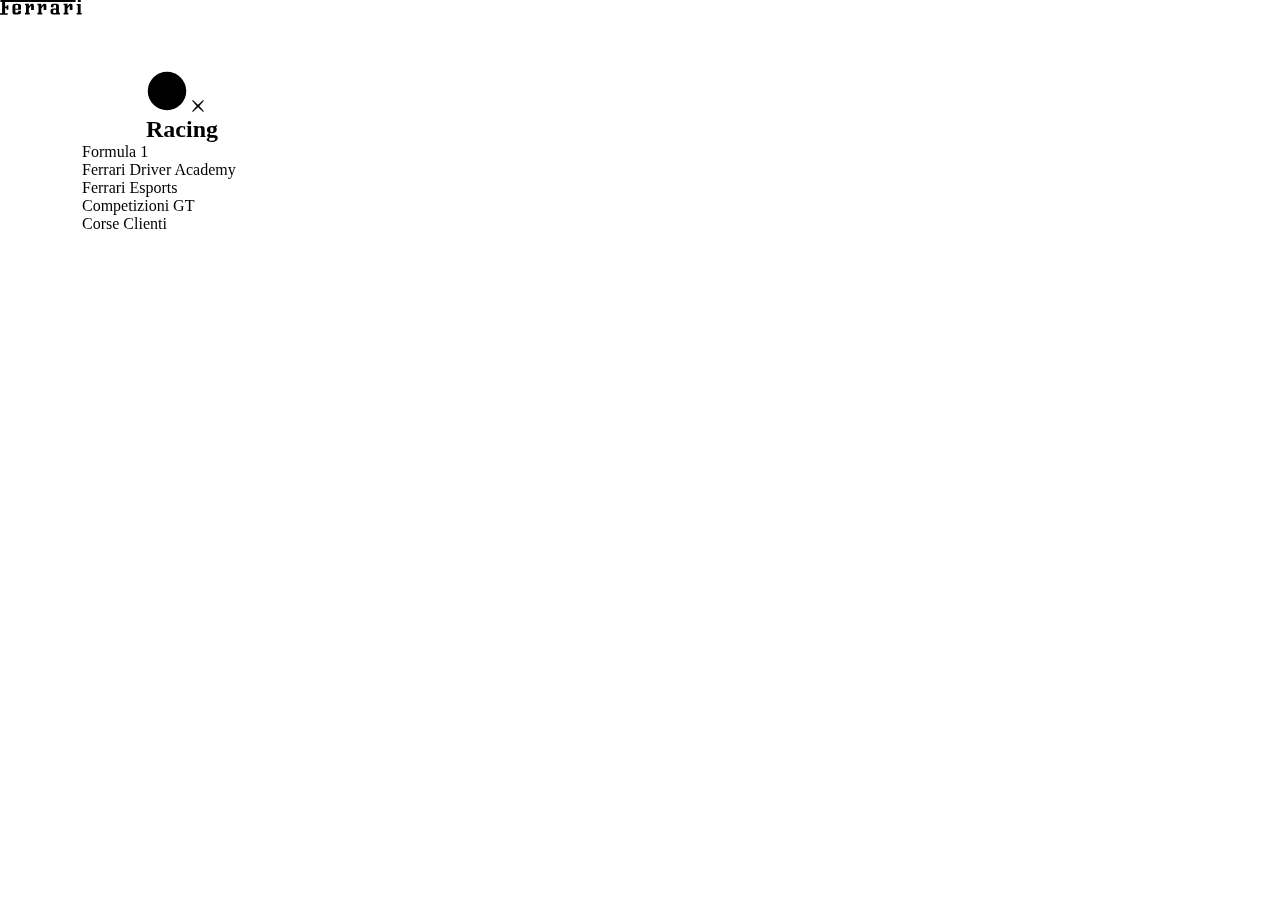
<file: racing.html>
<!DOCTYPE html>
<html lang="en">
  <head>
    <meta charset="UTF-8" />
    <meta name="viewport" content="width=device-width, initial-scale=1.0" />
    <title>Ferrari | Racing</title>
    <link rel="stylesheet" href="styles.css" />
  </head>

  <header>
    <div id="header_title">
      <svg
        xmlns="http://www.w3.org/2000/svg"
        viewBox="0 0 138 25"
        style="height: 15px; width: 82px"
      >
        <path
          d="M99.1 19.7v-10c0-3.1-1.7-3.7-6.5-3.7-5.2 0-7 .7-7 4.3v1.6H90v-1.3c0-1.8.1-2.1 2.4-2.1 1.9 0 2 .2 2 2.1v3.6h-4.6c-3.6 0-4.7 1.7-4.7 3.7h4.5v-.1c0-.9.6-1.7 1.5-1.7h3.4v4c0 1.4-.7 1.7-1.7 1.7H91c-1.1 0-1.5-.7-1.5-1.7v-2.2H85v2.5c0 2.1 1.6 3.8 4.1 3.8h11.8v-2.7h-1.8v-1.8zm36.6 1.9V6.4H129v2.5h1.9v12.7H129v2.6h8.5v-2.6h-1.8zM118.8 6c-2.5 0-4.1 3.1-5.2 4.4V6.3H107v2.5h1.8v12.7H107v2.7h8.2v-2.7h-1.7v-6.8c0-.6 3.9-5.5 3.9-5v6.8h4.6V8.9c0-1.8-1.1-2.9-3.2-2.9m-88.3 8.6h-4.7V9.8c0-.9.3-1.4 1.4-1.4h2c.8 0 1.3.4 1.3 1v5.2zm-2-8.6h-.7C22.4 6 21 7.2 21 10.3v10c0 3.4 2 4 6.9 4.1h.5c5.3-.1 6.9-.5 6.9-3.7v-2.6h-4.6v1.3c0 1.8-.3 1.9-2.5 1.9-2.6 0-2.5-.2-2.4-1.9v-3.1h9.6V9.6c0-2.5-1.9-3.6-6.9-3.6zM131 3.2h4.9V0H131v3.2zM.7 3.2h2.8v18.9H0v2.6h13v-2.6H8.6v-8.4h2.5v2.4h3V8.6h-3v2.2H8.6V3.2h118.6V0H.7v3.2zM53.8 6c-2.5 0-4.1 3.1-5.2 4.4V6.3H42v2.5h1.8v12.7H42v2.7h8.2v-2.7h-1.7v-6.8c0-.6 3.9-5.5 3.9-5v6.8H57V8.9C57 7.1 55.9 6 53.8 6m21 0c-2.5 0-4.1 3.1-5.2 4.4V6.3H63v2.5h1.8v12.7H63v2.7h8.2v-2.7h-1.7v-6.8c0-.6 3.9-5.5 3.9-5v6.8H78V8.9C78 7.1 76.9 6 74.8 6"
        ></path>
      </svg>
    </div>
  </header>
  <body>
    <section class="menu_wrap">
      <div class="menu_floating">
        <div class="menu_close_button_wrap">
          <span class="menu_close_button">
            <span>
              <svg viewBox="0 0 24 24" style="height: 42px; width: 42px">
                <circle cx="12" cy="12" r="11" stroke="1"></circle>
              </svg>
            </span>
            <svg
              viewBox="0 0 12 12"
              class="icon"
              style="height: 12px; width: 12px"
            >
              <path
                d="M4.674 6L.344 1.05A.5.5 0 0 1 1.05.343L6 4.674l4.95-4.33a.5.5 0 0 1 .707.706L7.326 6l4.33 4.95a.5.5 0 0 1-.706.707L6 7.326l-4.95 4.33a.5.5 0 0 1-.707-.706L4.674 6z"
              ></path>
            </svg>
          </span>
        </div>
        <div class="racing_menu_title">
          <h2>Racing</h2>
        </div>
      </div>
      <div class="menu_list">
        <ul class="racing_menu_list">
          <a><li>Formula 1</li></a>
          <a><li>Ferrari Driver Academy</li></a>
          <a><li>Ferrari Esports</li></a>
          <a><li>Competizioni GT</li></a>
          <a><li>Corse Clienti</li></a>
        </ul>
      </div>
    </section>
    <section></section>
  </body>
</html>
</file>
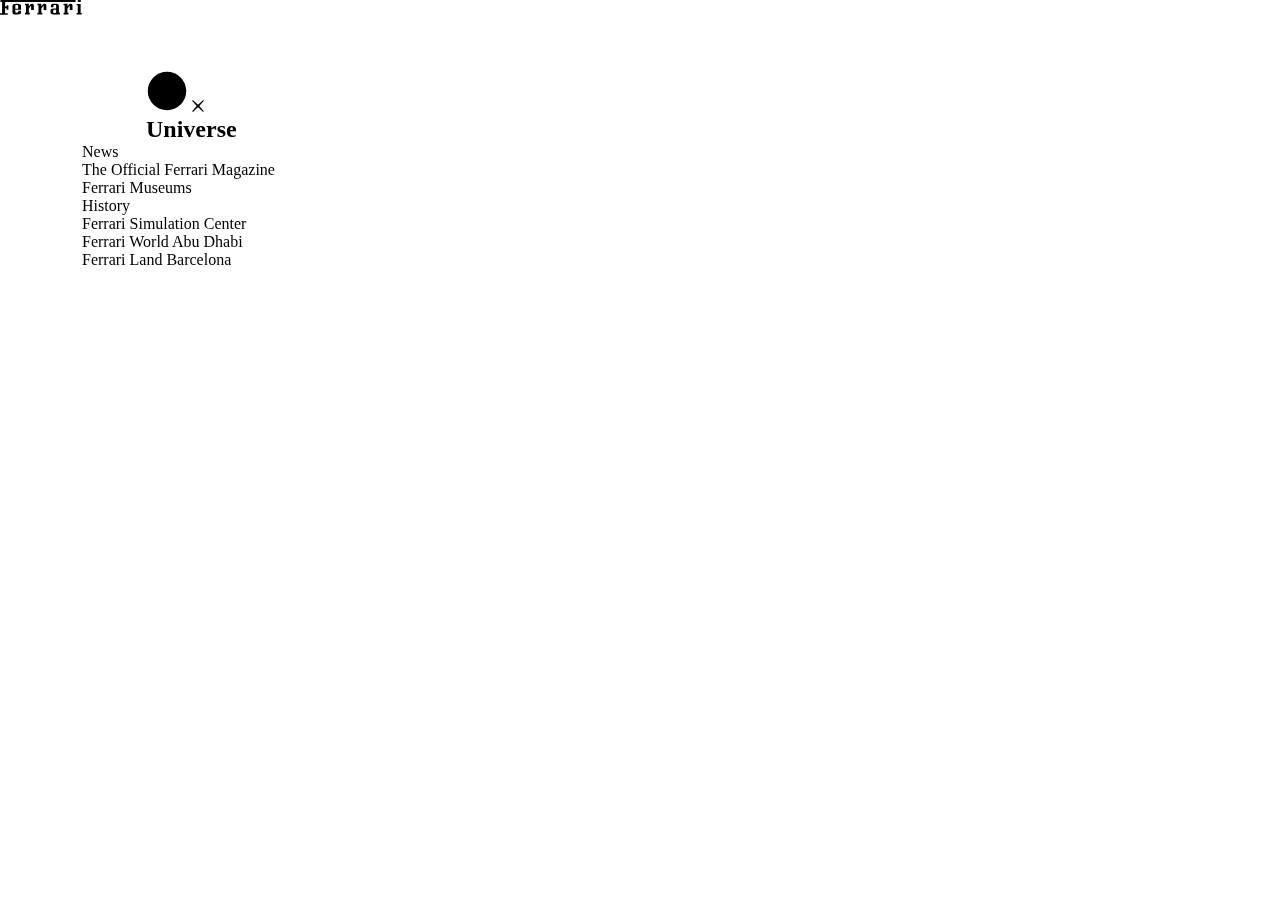
<file: universe.html>
<!DOCTYPE html>
<html lang="en">
  <head>
    <meta charset="UTF-8" />
    <meta name="viewport" content="width=device-width, initial-scale=1.0" />
    <title>Ferrari | Universe</title>
    <link rel="stylesheet" href="styles.css" />
  </head>

  <header>
    <div id="header_title">
      <svg
        xmlns="http://www.w3.org/2000/svg"
        viewBox="0 0 138 25"
        style="height: 15px; width: 82px"
      >
        <path
          d="M99.1 19.7v-10c0-3.1-1.7-3.7-6.5-3.7-5.2 0-7 .7-7 4.3v1.6H90v-1.3c0-1.8.1-2.1 2.4-2.1 1.9 0 2 .2 2 2.1v3.6h-4.6c-3.6 0-4.7 1.7-4.7 3.7h4.5v-.1c0-.9.6-1.7 1.5-1.7h3.4v4c0 1.4-.7 1.7-1.7 1.7H91c-1.1 0-1.5-.7-1.5-1.7v-2.2H85v2.5c0 2.1 1.6 3.8 4.1 3.8h11.8v-2.7h-1.8v-1.8zm36.6 1.9V6.4H129v2.5h1.9v12.7H129v2.6h8.5v-2.6h-1.8zM118.8 6c-2.5 0-4.1 3.1-5.2 4.4V6.3H107v2.5h1.8v12.7H107v2.7h8.2v-2.7h-1.7v-6.8c0-.6 3.9-5.5 3.9-5v6.8h4.6V8.9c0-1.8-1.1-2.9-3.2-2.9m-88.3 8.6h-4.7V9.8c0-.9.3-1.4 1.4-1.4h2c.8 0 1.3.4 1.3 1v5.2zm-2-8.6h-.7C22.4 6 21 7.2 21 10.3v10c0 3.4 2 4 6.9 4.1h.5c5.3-.1 6.9-.5 6.9-3.7v-2.6h-4.6v1.3c0 1.8-.3 1.9-2.5 1.9-2.6 0-2.5-.2-2.4-1.9v-3.1h9.6V9.6c0-2.5-1.9-3.6-6.9-3.6zM131 3.2h4.9V0H131v3.2zM.7 3.2h2.8v18.9H0v2.6h13v-2.6H8.6v-8.4h2.5v2.4h3V8.6h-3v2.2H8.6V3.2h118.6V0H.7v3.2zM53.8 6c-2.5 0-4.1 3.1-5.2 4.4V6.3H42v2.5h1.8v12.7H42v2.7h8.2v-2.7h-1.7v-6.8c0-.6 3.9-5.5 3.9-5v6.8H57V8.9C57 7.1 55.9 6 53.8 6m21 0c-2.5 0-4.1 3.1-5.2 4.4V6.3H63v2.5h1.8v12.7H63v2.7h8.2v-2.7h-1.7v-6.8c0-.6 3.9-5.5 3.9-5v6.8H78V8.9C78 7.1 76.9 6 74.8 6"
        ></path>
      </svg>
    </div>
  </header>
  <body>
    <section class="menu_wrap">
      <div class="menu_floating">
        <div class="menu_close_button_wrap">
          <span class="menu_close_button">
            <span>
              <svg viewBox="0 0 24 24" style="height: 42px; width: 42px">
                <circle cx="12" cy="12" r="11" stroke="1"></circle>
              </svg>
            </span>
            <svg
              viewBox="0 0 12 12"
              class="icon"
              style="height: 12px; width: 12px"
            >
              <path
                d="M4.674 6L.344 1.05A.5.5 0 0 1 1.05.343L6 4.674l4.95-4.33a.5.5 0 0 1 .707.706L7.326 6l4.33 4.95a.5.5 0 0 1-.706.707L6 7.326l-4.95 4.33a.5.5 0 0 1-.707-.706L4.674 6z"
              ></path>
            </svg>
          </span>
        </div>
        <div class="universe_menu_title">
          <h2>Universe</h2>
        </div>
      </div>
      <div class="menu_list">
        <ul class="universe_menu_list">
          <a><li>News</li></a>
          <a><li>The Official Ferrari Magazine</li></a>
          <a><li>Ferrari Museums</li></a>
          <a><li>History</li></a>
          <a><li>Ferrari Simulation Center</li></a>
          <a><li>Ferrari World Abu Dhabi</li></a>
          <a><li>Ferrari Land Barcelona</li></a>
        </ul>
      </div>
    </section>
    <section></section>
  </body>
</html>
</file>
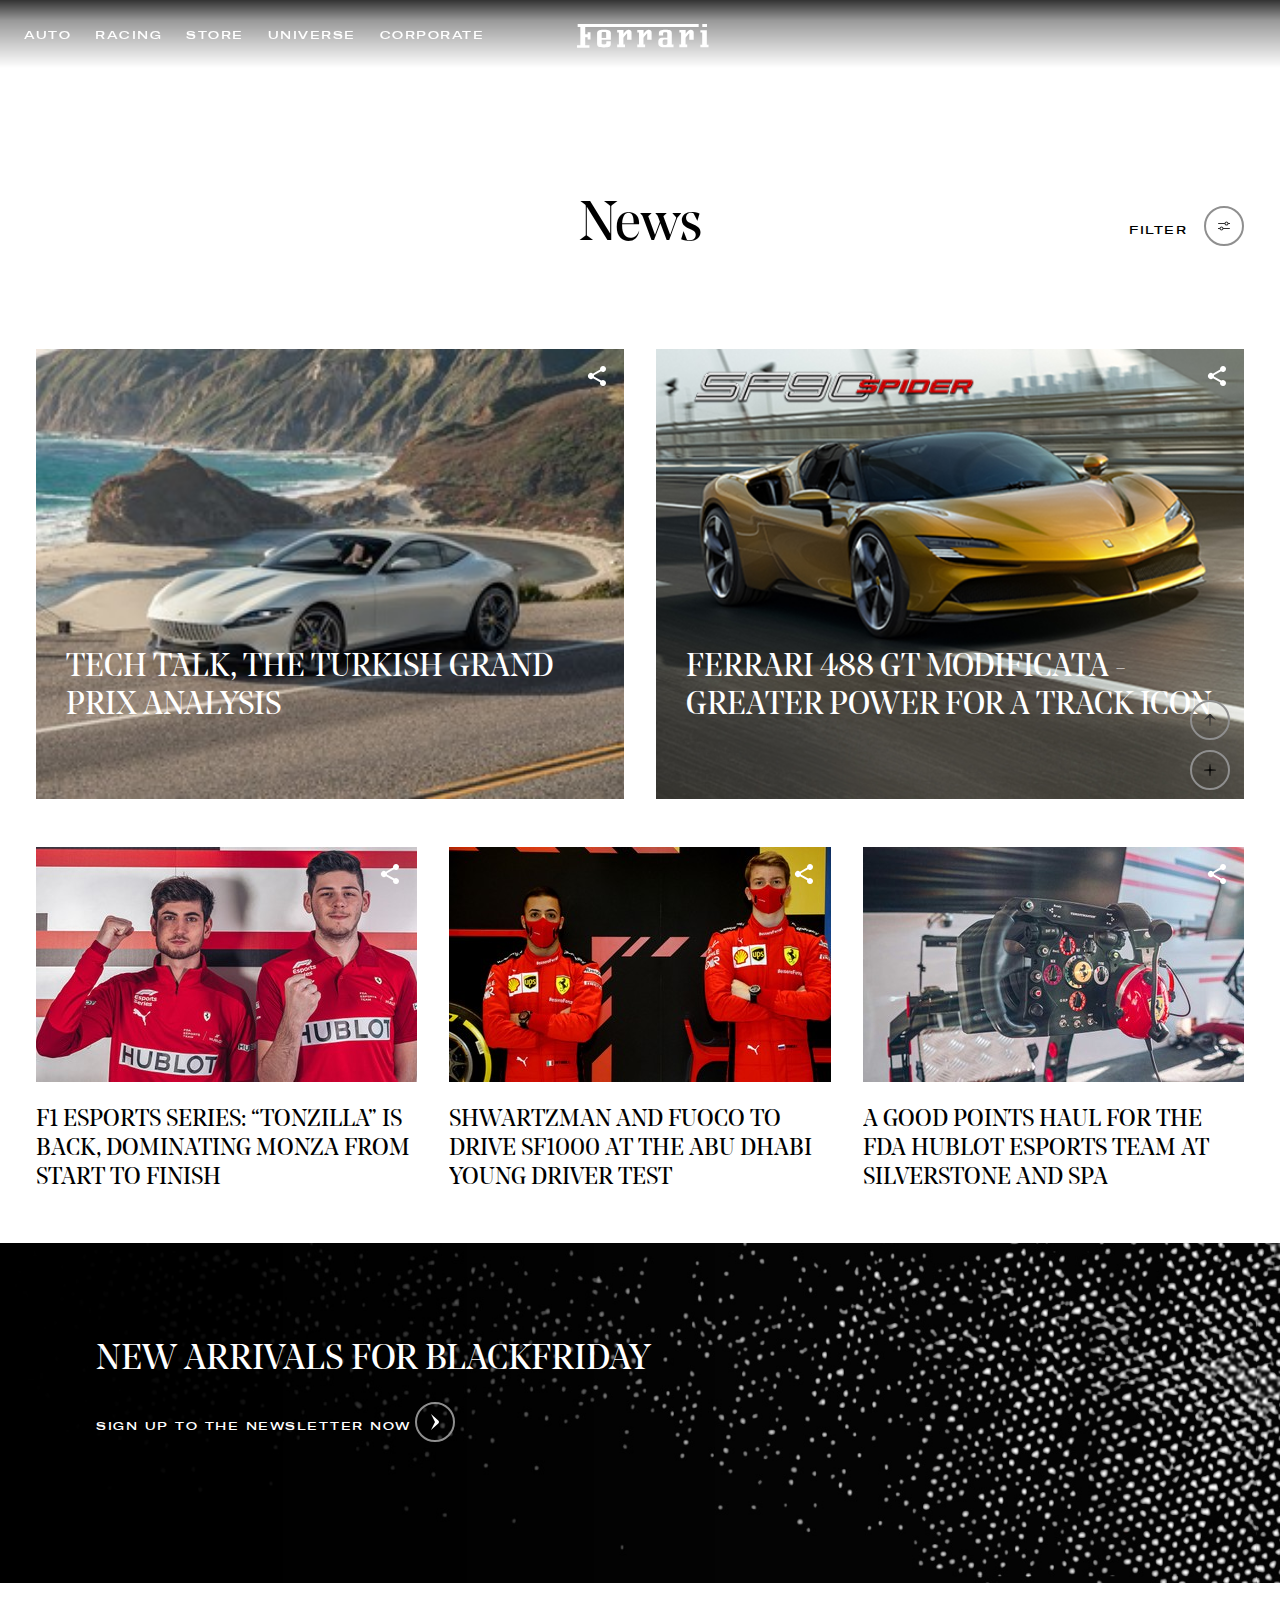
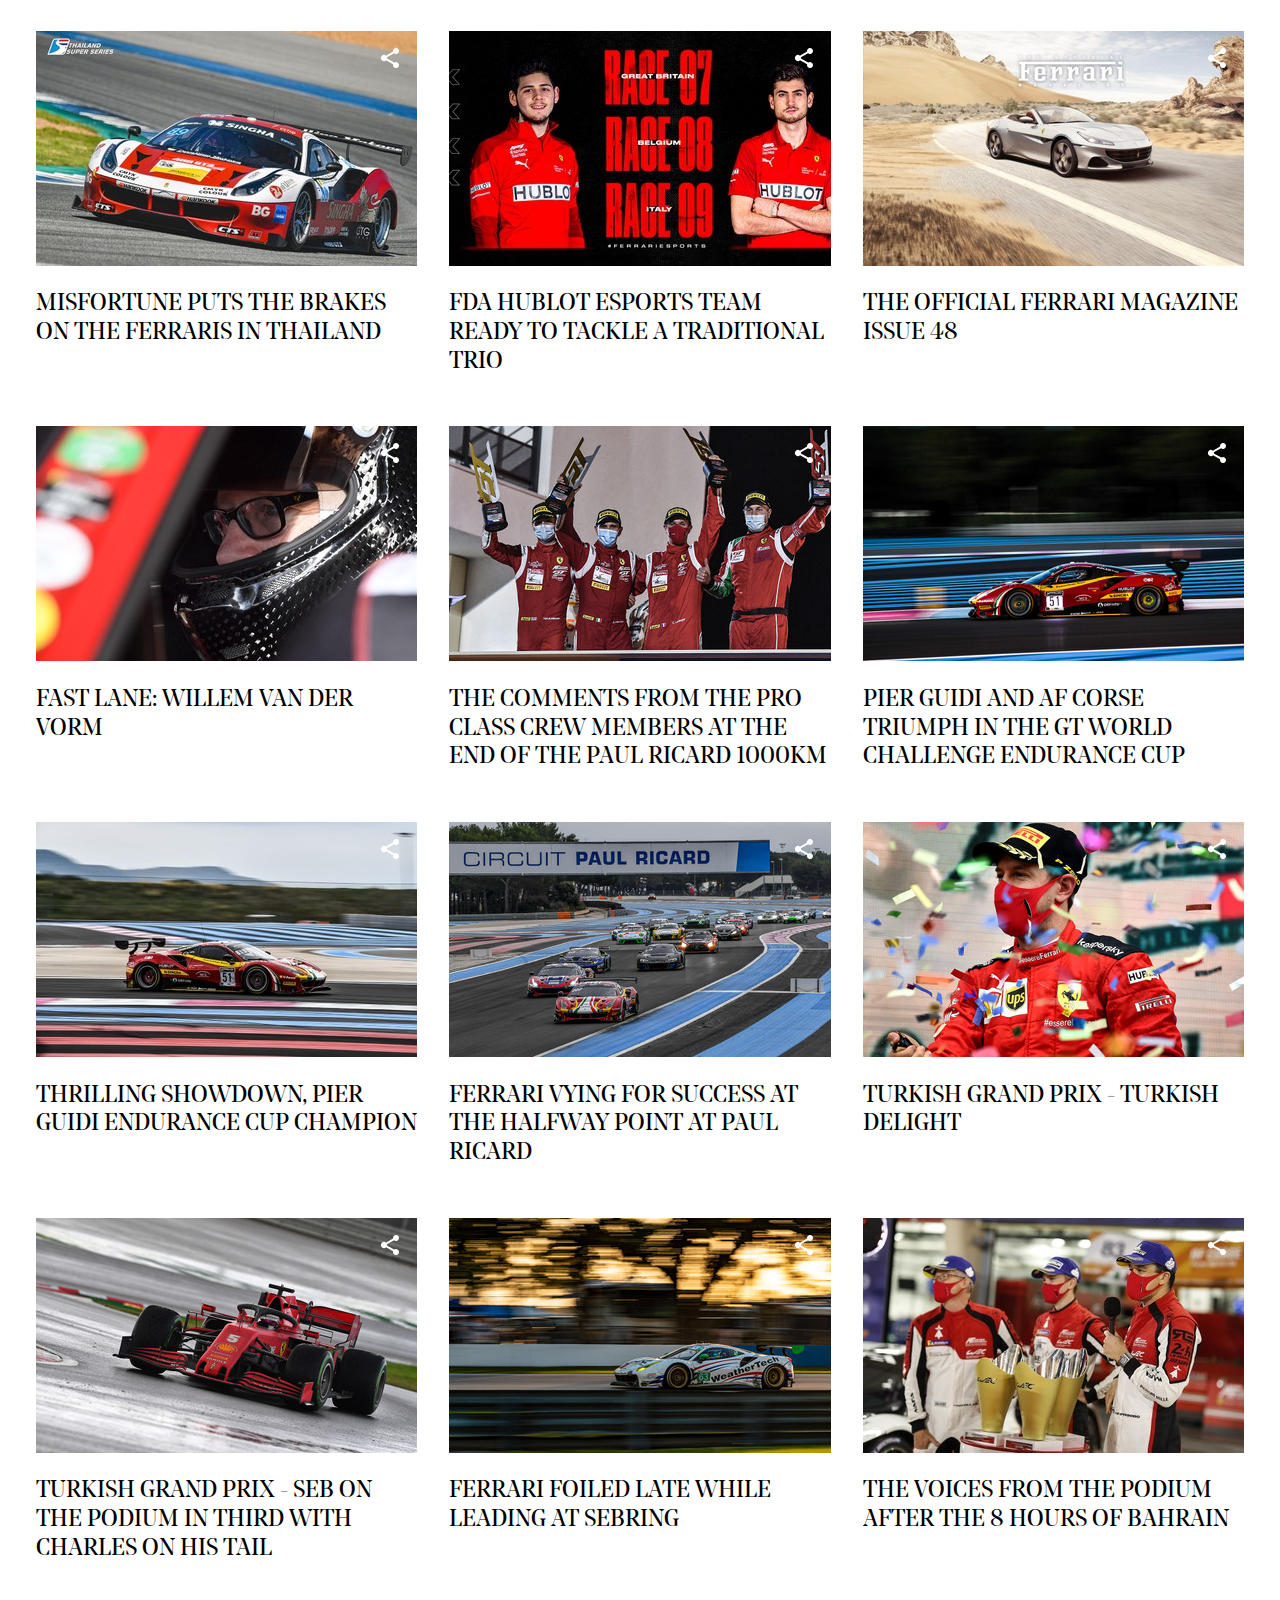
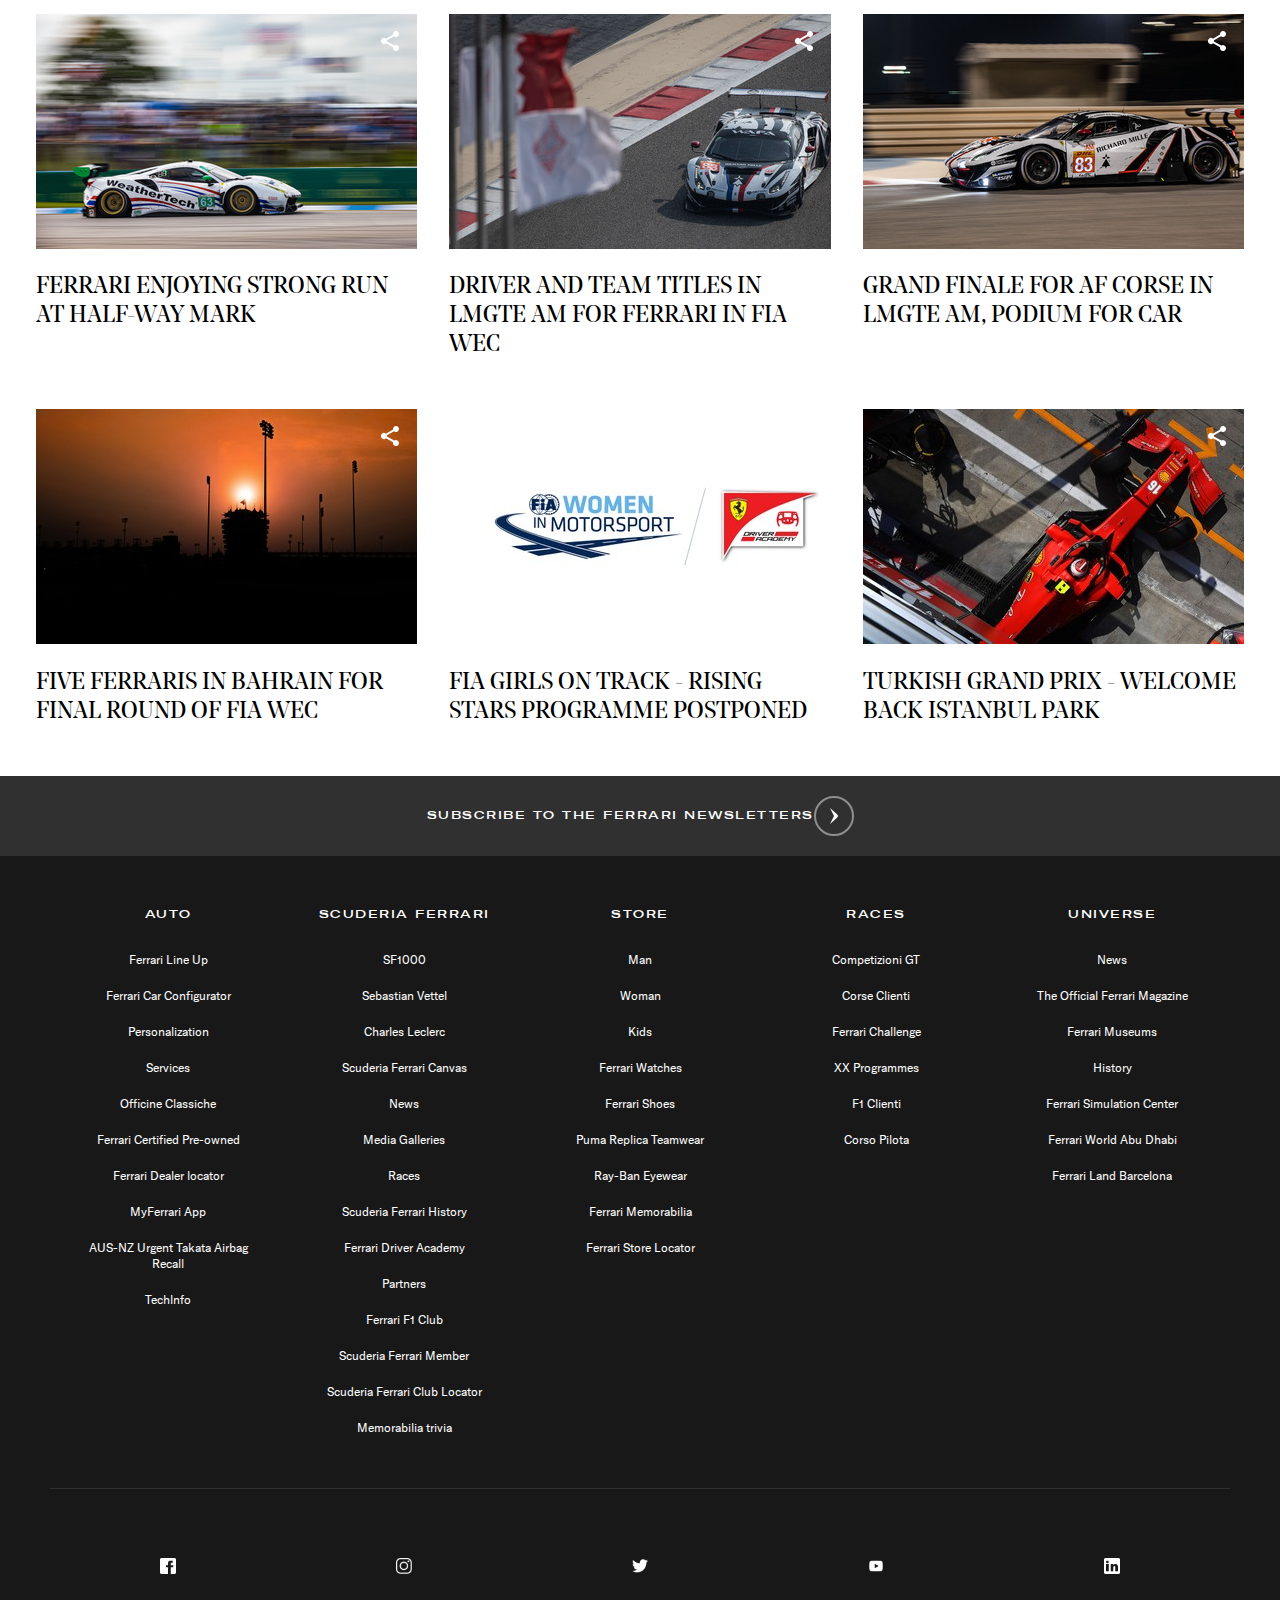
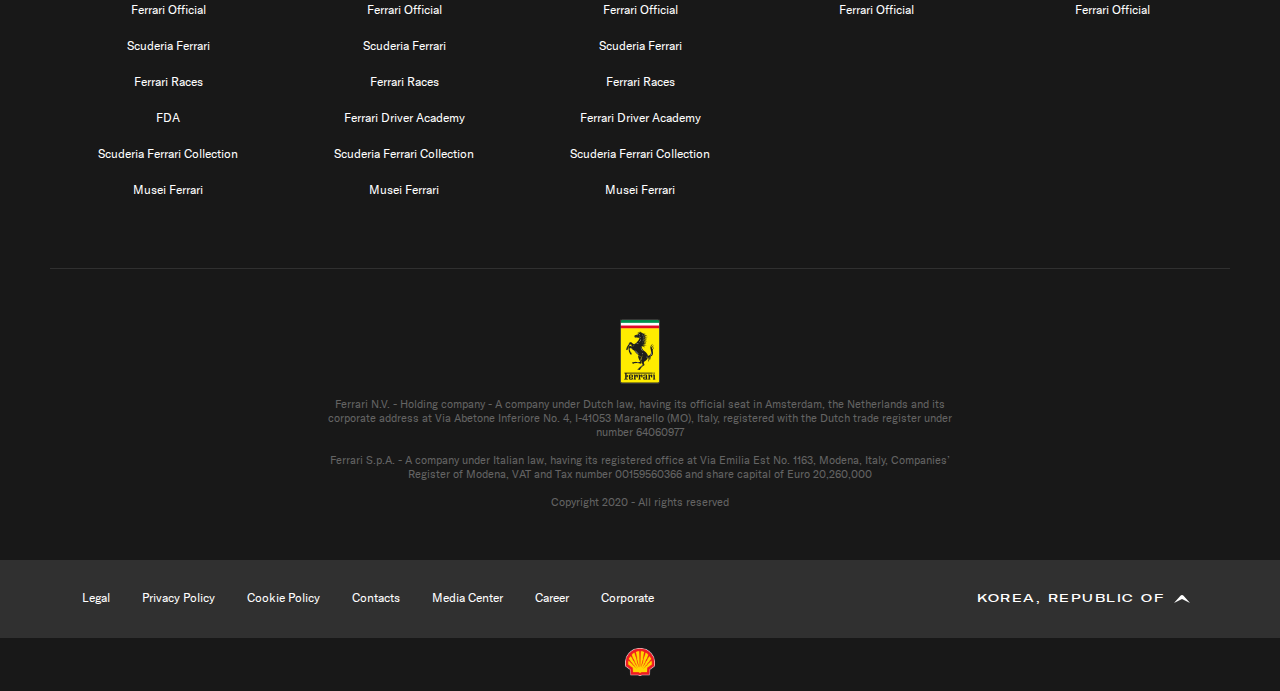
<file: universe/news.html>
<!DOCTYPE html>
<html lang="en">
<head>
  <meta charset="UTF-8">
  <meta name="viewport" content="width=device-width, initial-scale=1.0">
  <meta name="description" content="Ferrari news: all the latest plus updates" class="next-head">
  <meta name="keywords" content="Ferrari news" class="next-head">

  <title>Ferrari news: all the latest plus updates</title>

  <link rel="stylesheet" href="../css/common.css">
  <link rel="stylesheet" href="../css/news.css">

</head>
<body onscroll="scrollEvent()">

      <!-- first header -->
      <header id="header">

        <div id="header_wrap" class="header_wrap">
            <div class="header_conts">
                <ul>
                    <li class="header_item"> <button class="header_button">
                        AUTO
                    </button></li>
                    <li class="header_item">
                        <button class="header_button">RACING</button></li>
                    <li class="header_item"><button class="header_button">STORE</button></li>
                    <li class="header_item"><button class="header_button">UNIVERSE</button></li>
                    <li class="header_item"><button class="header_button">CORPORATE</button></li>
                    <li class="m_header_item"><button class="header_button">MENU</button></li>
                </ul> 
            </div>
            <h1 class="header_logo_wrap">
                <a href="#">
                    <svg xmlns="http://www.w3.org/2000/svg" fill = "white" height = " 24px" viewBox="0 0 138 25"><title>Ferrari</title><path d="M99.1 19.7v-10c0-3.1-1.7-3.7-6.5-3.7-5.2 0-7 .7-7 4.3v1.6H90v-1.3c0-1.8.1-2.1 2.4-2.1 1.9 0 2 .2 2 2.1v3.6h-4.6c-3.6 0-4.7 1.7-4.7 3.7h4.5v-.1c0-.9.6-1.7 1.5-1.7h3.4v4c0 1.4-.7 1.7-1.7 1.7H91c-1.1 0-1.5-.7-1.5-1.7v-2.2H85v2.5c0 2.1 1.6 3.8 4.1 3.8h11.8v-2.7h-1.8v-1.8zm36.6 1.9V6.4H129v2.5h1.9v12.7H129v2.6h8.5v-2.6h-1.8zM118.8 6c-2.5 0-4.1 3.1-5.2 4.4V6.3H107v2.5h1.8v12.7H107v2.7h8.2v-2.7h-1.7v-6.8c0-.6 3.9-5.5 3.9-5v6.8h4.6V8.9c0-1.8-1.1-2.9-3.2-2.9m-88.3 8.6h-4.7V9.8c0-.9.3-1.4 1.4-1.4h2c.8 0 1.3.4 1.3 1v5.2zm-2-8.6h-.7C22.4 6 21 7.2 21 10.3v10c0 3.4 2 4 6.9 4.1h.5c5.3-.1 6.9-.5 6.9-3.7v-2.6h-4.6v1.3c0 1.8-.3 1.9-2.5 1.9-2.6 0-2.5-.2-2.4-1.9v-3.1h9.6V9.6c0-2.5-1.9-3.6-6.9-3.6zM131 3.2h4.9V0H131v3.2zM.7 3.2h2.8v18.9H0v2.6h13v-2.6H8.6v-8.4h2.5v2.4h3V8.6h-3v2.2H8.6V3.2h118.6V0H.7v3.2zM53.8 6c-2.5 0-4.1 3.1-5.2 4.4V6.3H42v2.5h1.8v12.7H42v2.7h8.2v-2.7h-1.7v-6.8c0-.6 3.9-5.5 3.9-5v6.8H57V8.9C57 7.1 55.9 6 53.8 6m21 0c-2.5 0-4.1 3.1-5.2 4.4V6.3H63v2.5h1.8v12.7H63v2.7h8.2v-2.7h-1.7v-6.8c0-.6 3.9-5.5 3.9-5v6.8H78V8.9C78 7.1 76.9 6 74.8 6"></path></svg>
  
                </a>
                
            </h1>
            <div class="Header__endcol__jBBfXtuB">
  
            </div>
            
        </div>
  
    </header>
  
           <!-- second header -->
    <header id="header2">
  
        <div id="header2_wrap" class="header2_wrap">
            <div class="header2_conts">
                <ul>
                    <li class="header2_item"> <button class="header2_button">
                        AUTO
                    </button></li>
                    <li class="header2_item">
                        <button class="header2_button">RACING</button></li>
                    <li class="header2_item"><button class="header2_button">STORE</button></li>
                    <li class="header2_item"><button class="header2_button">UNIVERSE</button></li>
                    <li class="header2_item"><button class="header2_button">CORPORATE</button></li>
                    <li class="m_header2_item"><button class="header2_button">MENU</button></li>
                </ul> 
            </div>
            <h1 class="header2_logo_wrap">
                <a href="#">
                    <svg xmlns="http://www.w3.org/2000/svg" fill = "white" height = " 24px" viewBox="0 0 138 25"><title>Ferrari</title><path d="M99.1 19.7v-10c0-3.1-1.7-3.7-6.5-3.7-5.2 0-7 .7-7 4.3v1.6H90v-1.3c0-1.8.1-2.1 2.4-2.1 1.9 0 2 .2 2 2.1v3.6h-4.6c-3.6 0-4.7 1.7-4.7 3.7h4.5v-.1c0-.9.6-1.7 1.5-1.7h3.4v4c0 1.4-.7 1.7-1.7 1.7H91c-1.1 0-1.5-.7-1.5-1.7v-2.2H85v2.5c0 2.1 1.6 3.8 4.1 3.8h11.8v-2.7h-1.8v-1.8zm36.6 1.9V6.4H129v2.5h1.9v12.7H129v2.6h8.5v-2.6h-1.8zM118.8 6c-2.5 0-4.1 3.1-5.2 4.4V6.3H107v2.5h1.8v12.7H107v2.7h8.2v-2.7h-1.7v-6.8c0-.6 3.9-5.5 3.9-5v6.8h4.6V8.9c0-1.8-1.1-2.9-3.2-2.9m-88.3 8.6h-4.7V9.8c0-.9.3-1.4 1.4-1.4h2c.8 0 1.3.4 1.3 1v5.2zm-2-8.6h-.7C22.4 6 21 7.2 21 10.3v10c0 3.4 2 4 6.9 4.1h.5c5.3-.1 6.9-.5 6.9-3.7v-2.6h-4.6v1.3c0 1.8-.3 1.9-2.5 1.9-2.6 0-2.5-.2-2.4-1.9v-3.1h9.6V9.6c0-2.5-1.9-3.6-6.9-3.6zM131 3.2h4.9V0H131v3.2zM.7 3.2h2.8v18.9H0v2.6h13v-2.6H8.6v-8.4h2.5v2.4h3V8.6h-3v2.2H8.6V3.2h118.6V0H.7v3.2zM53.8 6c-2.5 0-4.1 3.1-5.2 4.4V6.3H42v2.5h1.8v12.7H42v2.7h8.2v-2.7h-1.7v-6.8c0-.6 3.9-5.5 3.9-5v6.8H57V8.9C57 7.1 55.9 6 53.8 6m21 0c-2.5 0-4.1 3.1-5.2 4.4V6.3H63v2.5h1.8v12.7H63v2.7h8.2v-2.7h-1.7v-6.8c0-.6 3.9-5.5 3.9-5v6.8H78V8.9C78 7.1 76.9 6 74.8 6"></path></svg>
  
                </a>
                
            </h1>
            <div class="Header2__endcol__jBBfXtuB">
  
            </div>
            
        </div>
  
    </header>   
    <main>        
        <section id="title">
            <div class="title_wrap">
                <ul class="title_ul">
                    <li></li>
                    <li><h2 class="title_news">News</h2></li>
                    <li id="filter_close_li"><span class="body_font_medium">close&nbsp;&nbsp;</span>
                        <span id="filter_close_bt" onclick="filterClose()"><span class="red_wheel_button">
                        <span class="icon_border_gray">
                            <span class="icon_over_circle">
                                <svg viewBox="0 0 24 24"><circle cx="12" cy="12" r="11" stroke="1" ></circle></svg>
                            </span>
                            <!-- x svg-->
                            <svg viewBox="0 0 12 12" class="icon" style="height: 12px; width: 12px;"><path d="M4.674 6L.344 1.05A.5.5 0 0 1 1.05.343L6 4.674l4.95-4.33a.5.5 0 0 1 .707.706L7.326 6l4.33 4.95a.5.5 0 0 1-.706.707L6 7.326l-4.95 4.33a.5.5 0 0 1-.707-.706L4.674 6z"></path></svg>
                        </span>
                    </span></span></li>

                    <li id="filter_open_li"><span class="body_font_medium">filter&nbsp;&nbsp;</span>
                        <span id="filter_open_bt" onclick="filterOpen()"><span class="red_wheel_button">
                        <span class="icon_border_gray">
                            <span class="icon_over_circle">
                                <svg viewBox="0 0 24 24"><circle cx="12" cy="12" r="11" stroke="1" ></circle></svg>
                            </span>
                            <!-- = svg-->
                            <svg viewBox="0 0 16 12" class="icon" width="16" height="12" xmlns="http://www.w3.org/2000/svg" style="height: 16px; width: 12px;"><title>1- FOUNDATION / Icons / Filters / Small / Black</title><g fill="#303030" fill-rule="evenodd"><path d="M8.75 2a2.668 2.668 0 0 1 5.166 0H16v1.333h-2.084a2.668 2.668 0 0 1-5.165 0H0C0 2.597.597 2 1.333 2h7.418zm2.583 2a1.333 1.333 0 1 0 0-2.667 1.333 1.333 0 0 0 0 2.667zM7.25 10a2.668 2.668 0 0 1-5.166 0H0V8.667h2.084a2.668 2.668 0 0 1 5.165 0H16C16 9.403 15.403 10 14.667 10H7.249zM4.666 8a1.333 1.333 0 1 0 0 2.667 1.333 1.333 0 0 0 0-2.667z"></path></g></svg>
                        </span>
                    </span></span></li>
                </ul>
            </div>
        </section>

        <section id="filter">
            <div class="filter_wrap">
                <ul id="filter_ul">
                    <li><button>TOFM</button></li>
                    <li><button>EXPERIENCE</button></li>
                    <li><button>COMPETIZIONI GT</button></li>
                    <li><button>FDA</button></li>
                    <li><button>SCUDERIA</button></li>
                    <li><button>CORSE CLIENTI</button></li>
                    <li><button>AUTO</button></li>
                    <li><button>CORPORATE</button></li>
                    <li><button>ESPORTS</button></li>
                    <li><button>FINALI MONDIALI</button></li>
                </ul>
            </div> 
        </section>

       

        <!--톱 2단뉴스  -->
        <section id="topnews">
            <div class="topnews_wrap">              
                <div class="topnews_content_wrap">                
                  <li class="subnews_content" style="margin: 0 0 0 250px;">    
                    <div class="sns_bt_wrap" onclick="accOpen(0)">
                      <span class="subnews_share_open">
                      <svg xmlns="http://www.w3.org/2000/svg" width="24" height="24" viewBox="0 0 24 24"><path fill="#fff" fill-rule="evenodd" d="M8.054 14.186a3 3 0 1 1-.186-4.533l7.175-4.142a3 3 0 1 1 .978 1.744L8.93 11.35a3.01 3.01 0 0 1 .044 1.057l7.242 4.181a3 3 0 1 1-1.121 1.662l-7.04-4.064z"></path></svg>
                      </span>
                      <span class="subnews_share_close">
                          <svg xmlns="http://www.w3.org/2000/svg" width="36" height="36" viewBox="0 0 24 24"><path fill=#fff d="M4.674 6L.344 1.05A.5.5 0 0 1 1.05.343L6 4.674l4.95-4.33a.5.5 0 0 1 .707.706L7.326 6l4.33 4.95a.5.5 0 0 1-.706.707L6 7.326l-4.95 4.33a.5.5 0 0 1-.707-.706L4.674 6z"></path></svg>
                      </span>        
                    </div>       
                    <div class="sns_wrap">
                        <ul class="sns_list">
                            <li>facebook</li>
                            <li>twitter</li>
                            <li>linkedin</li>
                            <li>url</li>
                        </ul>
                    </div>                    
                  </li>
                  <a href="#">
                    <div class="topnews_text_wrap">   
                      <h4 class="topdate"></h4>
                      <h3>TECH TALK, THE TURKISH GRAND PRIX ANALYSIS</h3> 
                    </div>
                    <picture class="topnews_img">
                      <source media="(max-width: 600px)" srcset="img/top2.jpg">
                      <img src="img/top1.jpeg">
                    </picture>
                  </a>
                </div>

                <div class="topnews_content_wrap">
                  <li class="subnews_content" style="margin: 0 0 0 250px;">
                    <div class="sns_bt_wrap" onclick="accOpen(1)">                    
                      <span class="subnews_share_open">
                      <svg xmlns="http://www.w3.org/2000/svg" width="24" height="24" viewBox="0 0 24 24"><path fill="#fff" fill-rule="evenodd" d="M8.054 14.186a3 3 0 1 1-.186-4.533l7.175-4.142a3 3 0 1 1 .978 1.744L8.93 11.35a3.01 3.01 0 0 1 .044 1.057l7.242 4.181a3 3 0 1 1-1.121 1.662l-7.04-4.064z"></path></svg>
                      </span>
                      <span class="subnews_share_close">
                          <svg xmlns="http://www.w3.org/2000/svg" width="36" height="36" viewBox="0 0 24 24"><path fill=#fff d="M4.674 6L.344 1.05A.5.5 0 0 1 1.05.343L6 4.674l4.95-4.33a.5.5 0 0 1 .707.706L7.326 6l4.33 4.95a.5.5 0 0 1-.706.707L6 7.326l-4.95 4.33a.5.5 0 0 1-.707-.706L4.674 6z"></path></svg>
                      </span>         
                    </div>      
                    <div class="sns_wrap">
                        <ul class="sns_list">
                            <li>facebook</li>
                            <li>twitter</li>
                            <li>linkedin</li>
                            <li>url</li>
                        </ul>
                    </div>                    
                  </li>
                  <a href="#">
                    <div class="topnews_text_wrap">
                        <h4 class="topdate"></h4>
                        <!-- <h3>Pure Emotion</h3> -->
                        <h3>FERRARI 488 GT MODIFICATA - GREATER POWER FOR A TRACK ICON</h3>
                    </div>                    
                    <picture class="topnews_img">
                      <source media="(max-width: 600px)" srcset="img/top1.jpg">
                      <img src="img/top2.jpg">
                    </picture>
                  </a>
                </div>                
            </div>
        </section>
        
       
        <!-- ------------------------------------------ -->
        <!-- 서브 3단뉴스 -->
      
        <section id="subnews_1">
          <ul class="subnews_wrap">
              <li class="subnews_content">
                <div class="sns_bt_wrap" onclick="accOpen(2)">
                  <span class="subnews_share_open">
                  <svg xmlns="http://www.w3.org/2000/svg" width="24" height="24" viewBox="0 0 24 24"><path fill="#fff" fill-rule="evenodd" d="M8.054 14.186a3 3 0 1 1-.186-4.533l7.175-4.142a3 3 0 1 1 .978 1.744L8.93 11.35a3.01 3.01 0 0 1 .044 1.057l7.242 4.181a3 3 0 1 1-1.121 1.662l-7.04-4.064z"></path></svg>
                  </span>
                  <span class="subnews_share_close">
                      <svg xmlns="http://www.w3.org/2000/svg" width="36" height="36" viewBox="0 0 24 24"><path fill=#fff d="M4.674 6L.344 1.05A.5.5 0 0 1 1.05.343L6 4.674l4.95-4.33a.5.5 0 0 1 .707.706L7.326 6l4.33 4.95a.5.5 0 0 1-.706.707L6 7.326l-4.95 4.33a.5.5 0 0 1-.707-.706L4.674 6z"></path></svg>
                  </span>  
                </div>             
                  <div class="sns_wrap">
                      <ul class="sns_list">
                          <li>facebook</li>
                          <li>twitter</li>
                          <li>linkedin</li>
                          <li>url</li>
                      </ul>
                  </div>
                  <img src="img/sub_1_1.jpg" alt="">
                  <div class="subnews_text_wrap">
                      <h4 class="date"></h4>
                      <h3>F1 ESPORTS SERIES: “TONZILLA” IS BACK, DOMINATING MONZA FROM START TO FINISH</h3>                    
                  </div>                
              </li>

              <li class="subnews_content">
                <div class="sns_bt_wrap" onclick="accOpen(3)">
                  <span class="subnews_share_open">
                  <svg xmlns="http://www.w3.org/2000/svg" width="24" height="24" viewBox="0 0 24 24"><path fill="#fff" fill-rule="evenodd" d="M8.054 14.186a3 3 0 1 1-.186-4.533l7.175-4.142a3 3 0 1 1 .978 1.744L8.93 11.35a3.01 3.01 0 0 1 .044 1.057l7.242 4.181a3 3 0 1 1-1.121 1.662l-7.04-4.064z"></path></svg>
                  </span>
                  <span class="subnews_share_close">
                      <svg xmlns="http://www.w3.org/2000/svg" width="36" height="36" viewBox="0 0 24 24"><path fill=#fff d="M4.674 6L.344 1.05A.5.5 0 0 1 1.05.343L6 4.674l4.95-4.33a.5.5 0 0 1 .707.706L7.326 6l4.33 4.95a.5.5 0 0 1-.706.707L6 7.326l-4.95 4.33a.5.5 0 0 1-.707-.706L4.674 6z"></path></svg>
                  </span>     
                </div>          
                  <div class="sns_wrap">
                      <ul class="sns_list">
                          <li>facebook</li>
                          <li>twitter</li>
                          <li>linkedin</li>
                          <li>url</li>
                      </ul>
                  </div>
                  <img src="img/sub_1_2.jpg" alt="">
                  <div class="subnews_text_wrap">
                      <h4 class="date"></h4>
                      <h3>SHWARTZMAN AND FUOCO TO DRIVE SF1000 AT THE ABU DHABI YOUNG DRIVER TEST</h3>                    
                  </div>                
              </li>

              <li class="subnews_content">
                <div class="0,0,0,0,0,0,0,0,0,0,0,0,0,0,0,0,0,0,0,0,0,0" onclick="accOpen(4)">
                  <span class="subnews_share_open">
                  <svg xmlns="http://www.w3.org/2000/svg" width="24" height="24" viewBox="0 0 24 24"><path fill="#fff" fill-rule="evenodd" d="M8.054 14.186a3 3 0 1 1-.186-4.533l7.175-4.142a3 3 0 1 1 .978 1.744L8.93 11.35a3.01 3.01 0 0 1 .044 1.057l7.242 4.181a3 3 0 1 1-1.121 1.662l-7.04-4.064z"></path></svg>
                  </span>
                  <span class="subnews_share_close">
                      <svg xmlns="http://www.w3.org/2000/svg" width="36" height="36" viewBox="0 0 24 24"><path fill=#fff d="M4.674 6L.344 1.05A.5.5 0 0 1 1.05.343L6 4.674l4.95-4.33a.5.5 0 0 1 .707.706L7.326 6l4.33 4.95a.5.5 0 0 1-.706.707L6 7.326l-4.95 4.33a.5.5 0 0 1-.707-.706L4.674 6z"></path></svg>
                  </span>
                </div>               
                  <div class="sns_wrap">
                      <ul class="sns_list">
                          <li>facebook</li>
                          <li>twitter</li>
                          <li>linkedin</li>
                          <li>url</li>
                      </ul>
                  </div>
                  <img src="img/sub_1_3.jpg" alt="">
                  <div class="subnews_text_wrap">
                      <h4 class="date"></h4>
                      <h3>
                        A GOOD POINTS HAUL FOR THE FDA HUBLOT ESPORTS TEAM AT SILVERSTONE AND SPA</h3>                    
                  </div>                
              </li>            
                  
          </ul>
        </section>   

      <!-- banner -->
        <section id="banner">
          <div class="banner_wrap">                      
              <div class="banner_text">             
              <h3>New Arrivals for blackfriday</h3>
              
              <a href="#">
                <span class="subscribe_text body_font_medium margin_right_8">sign up to the newsletter now</span>
                <span class="red_wheel_button">
                  <span class="icon_border_gray">
                    <span class="icon_over_circle">
                      <svg viewBox="0 0 24 24"><circle cx="12" cy="12" r="11" stroke="1" ></circle></svg>
                    </span>
                    <svg viewBox="0 0 8 16" class="icon" width="8" height="16" xmlns="http://www.w3.org/2000/svg" style="height: 16px; width: 8px;" fill="#fff">
                      <path d="M7.268 9.547L0 16l4-8-4-8 7.268 6.453C7.715 6.82 8 7.377 8 8c0 .623-.285 1.18-.732 1.547z"></path>
                    </svg>  
                  </span>
                </span>
              </a>
            </div>
              <figure></figure>
          </div> 
        </section>

      <!-- top /footer 버튼 -->
        <section id="btn_top_footer">            
            <aside id="btn_top" onClick="javascript:window.scrollTo(0,0)">                
                    <span><span class="red_wheel_button">
                        <span class="icon_border_gray">
                            <span class="icon_over_circle">
                                <svg viewBox="0 0 24 24"><circle cx="12" cy="12" r="11" stroke="1" ></circle></svg>
                            </span>
                            <!-- 화살표top svg-->
                            <svg id="btn_top_arrow" viewBox="0 0 16 16" class="icon" xmlns="http://www.w3.org/2000/svg" style="height: 12px; width: 12px;"><g  clip-rule="evenodd" fill="#303030" fill-rule="evenodd"><path d="M8 0c.5 0 1.1.2 1.5.6L16 8 8 4 0 8 6.5.6C6.9.2 7.4 0 8 0z"></path><path d="M8.5 15.3c0 .4-.2.7-.5.7s-.5-.3-.5-.7L7 4.4C7 3.6 7.4 3 8 3s1 .6 1 1.4z"></path></g></svg>
                        </span>
                    </span></span>                        
                
            </aside>
            <aside id="btn_footer" onclick="moveFooter()">
                                  
                    <span><span class="red_wheel_button">
                        <span class="icon_border_gray">
                            <span class="icon_over_circle">
                                <svg viewBox="0 0 24 24"><circle cx="12" cy="12" r="11" stroke="1" ></circle></svg>
                            </span>
                            <!-- + svg-->
                            <svg viewBox="0 0 16 16" class="icon" width="16" height="16" xmlns="http://www.w3.org/2000/svg" style="height: 12px; width: 12px;"><path d="M7.063 8.938L.5 8.5a.5.5 0 0 1 0-1l6.563-.438L7.5.5a.5.5 0 0 1 1 0l.438 6.563L15.5 7.5a.5.5 0 0 1 0 1l-6.563.438L8.5 15.5a.5.5 0 0 1-1 0l-.438-6.563z"></path></svg>
                        </span>
                    </span></span>        
                       
          </aside>
        </section>

        <section id="subnews_2">
          <ul class="subnews_wrap">
              <li class="subnews_content">
              <div class="sns_bt_wrap" onclick="accOpen(5)">
                  <span class="subnews_share_open" >
                  <svg xmlns="http://www.w3.org/2000/svg" width="24" height="24" viewBox="0 0 24 24"><path fill="#fff" fill-rule="evenodd" d="M8.054 14.186a3 3 0 1 1-.186-4.533l7.175-4.142a3 3 0 1 1 .978 1.744L8.93 11.35a3.01 3.01 0 0 1 .044 1.057l7.242 4.181a3 3 0 1 1-1.121 1.662l-7.04-4.064z"></path></svg>
                  </span>
                  <span class="subnews_share_close" >
                      <svg xmlns="http://www.w3.org/2000/svg" width="36" height="36" viewBox="0 0 24 24"><path fill=#fff d="M4.674 6L.344 1.05A.5.5 0 0 1 1.05.343L6 4.674l4.95-4.33a.5.5 0 0 1 .707.706L7.326 6l4.33 4.95a.5.5 0 0 1-.706.707L6 7.326l-4.95 4.33a.5.5 0 0 1-.707-.706L4.674 6z"></path></svg>
                  </span> 
              </div>                  
                  <div class="sns_wrap">
                      <ul class="sns_list">
                          <li>facebook</li>
                          <li>twitter</li>
                          <li>linkedin</li>
                          <li>url</li>
                      </ul>
                  </div>
                  <img src="img/sub_2_1.jpg" alt="">
                  <div class="subnews_text_wrap">
                      <h4 class="date"></h4>
                      <h3>MISFORTUNE PUTS THE BRAKES ON THE FERRARIS IN THAILAND</h3>                    
                  </div>                
              </li>

              <li class="subnews_content">
                <div class="sns_bt_wrap" onclick="accOpen(6)">
                  <span class="subnews_share_open">
                  <svg xmlns="http://www.w3.org/2000/svg" width="24" height="24" viewBox="0 0 24 24"><path fill="#fff" fill-rule="evenodd" d="M8.054 14.186a3 3 0 1 1-.186-4.533l7.175-4.142a3 3 0 1 1 .978 1.744L8.93 11.35a3.01 3.01 0 0 1 .044 1.057l7.242 4.181a3 3 0 1 1-1.121 1.662l-7.04-4.064z"></path></svg>
                  </span>
                  <span class="subnews_share_close">
                      <svg xmlns="http://www.w3.org/2000/svg" width="36" height="36" viewBox="0 0 24 24"><path fill=#fff d="M4.674 6L.344 1.05A.5.5 0 0 1 1.05.343L6 4.674l4.95-4.33a.5.5 0 0 1 .707.706L7.326 6l4.33 4.95a.5.5 0 0 1-.706.707L6 7.326l-4.95 4.33a.5.5 0 0 1-.707-.706L4.674 6z"></path></svg>
                  </span>  
                </div>             
                  <div class="sns_wrap">
                      <ul class="sns_list">
                          <li>facebook</li>
                          <li>twitter</li>
                          <li>linkedin</li>
                          <li>url</li>
                      </ul>
                  </div>
                  <img src="img/sub_2_2.jpg" alt="">
                  <div class="subnews_text_wrap">
                      <h4 class="date"></h4>
                      <h3>FDA HUBLOT ESPORTS TEAM READY TO TACKLE A TRADITIONAL TRIO</h3>                    
                  </div>                
              </li>

              <li class="subnews_content">
                <div class="sns_bt_wrap" onclick="accOpen(7)">
                  <span class="subnews_share_open">
                  <svg xmlns="http://www.w3.org/2000/svg" width="24" height="24" viewBox="0 0 24 24"><path fill="#fff" fill-rule="evenodd" d="M8.054 14.186a3 3 0 1 1-.186-4.533l7.175-4.142a3 3 0 1 1 .978 1.744L8.93 11.35a3.01 3.01 0 0 1 .044 1.057l7.242 4.181a3 3 0 1 1-1.121 1.662l-7.04-4.064z"></path></svg>
                  </span>
                  <span class="subnews_share_close">
                      <svg xmlns="http://www.w3.org/2000/svg" width="36" height="36" viewBox="0 0 24 24"><path fill=#fff d="M4.674 6L.344 1.05A.5.5 0 0 1 1.05.343L6 4.674l4.95-4.33a.5.5 0 0 1 .707.706L7.326 6l4.33 4.95a.5.5 0 0 1-.706.707L6 7.326l-4.95 4.33a.5.5 0 0 1-.707-.706L4.674 6z"></path></svg>
                  </span>   
                </div>            
                  <div class="sns_wrap">
                      <ul class="sns_list">
                          <li>facebook</li>
                          <li>twitter</li>
                          <li>linkedin</li>
                          <li>url</li>
                      </ul>
                  </div>
                  <img src="img/sub_2_3.jpg" alt="">
                  <div class="subnews_text_wrap">
                      <h4 class="date"></h4>
                      <h3>THE OFFICIAL FERRARI MAGAZINE ISSUE 48</h3>                    
                  </div>                
              </li>            
                  
          </ul>
        </section>

        <section id="subnews_3">
        <ul class="subnews_wrap">
            <li class="subnews_content">
              <div class="sns_bt_wrap" onclick="accOpen(8)">
                <span class="subnews_share_open">
                <svg xmlns="http://www.w3.org/2000/svg" width="24" height="24" viewBox="0 0 24 24"><path fill="#fff" fill-rule="evenodd" d="M8.054 14.186a3 3 0 1 1-.186-4.533l7.175-4.142a3 3 0 1 1 .978 1.744L8.93 11.35a3.01 3.01 0 0 1 .044 1.057l7.242 4.181a3 3 0 1 1-1.121 1.662l-7.04-4.064z"></path></svg>
                </span>
                <span class="subnews_share_close">
                    <svg xmlns="http://www.w3.org/2000/svg" width="36" height="36" viewBox="0 0 24 24"><path fill=#fff d="M4.674 6L.344 1.05A.5.5 0 0 1 1.05.343L6 4.674l4.95-4.33a.5.5 0 0 1 .707.706L7.326 6l4.33 4.95a.5.5 0 0 1-.706.707L6 7.326l-4.95 4.33a.5.5 0 0 1-.707-.706L4.674 6z"></path></svg>
                </span>  
              </div>             
                <div class="sns_wrap">
                    <ul class="sns_list">
                        <li>facebook</li>
                        <li>twitter</li>
                        <li>linkedin</li>
                        <li>url</li>
                    </ul>
                </div>
                <img src="img/sub_3_1.jpg" alt="">
                <div class="subnews_text_wrap">
                    <h4 class="date"></h4>
                    <h3>FAST LANE: WILLEM VAN DER VORM</h3>                    
                </div>                
            </li>

            <li class="subnews_content">
              <div class="sns_bt_wrap" onclick="accOpen(9)">
                <span class="subnews_share_open">
                <svg xmlns="http://www.w3.org/2000/svg" width="24" height="24" viewBox="0 0 24 24"><path fill="#fff" fill-rule="evenodd" d="M8.054 14.186a3 3 0 1 1-.186-4.533l7.175-4.142a3 3 0 1 1 .978 1.744L8.93 11.35a3.01 3.01 0 0 1 .044 1.057l7.242 4.181a3 3 0 1 1-1.121 1.662l-7.04-4.064z"></path></svg>
                </span>
                <span class="subnews_share_close">
                    <svg xmlns="http://www.w3.org/2000/svg" width="36" height="36" viewBox="0 0 24 24"><path fill=#fff d="M4.674 6L.344 1.05A.5.5 0 0 1 1.05.343L6 4.674l4.95-4.33a.5.5 0 0 1 .707.706L7.326 6l4.33 4.95a.5.5 0 0 1-.706.707L6 7.326l-4.95 4.33a.5.5 0 0 1-.707-.706L4.674 6z"></path></svg>
                </span>               
                <div class="sns_wrap">
                    <ul class="sns_list">
                        <li>facebook</li>
                        <li>twitter</li>
                        <li>linkedin</li>
                        <li>url</li>
                    </ul>
                </div>
                <img src="img/sub_3_2.jpg" alt="">
                <div class="subnews_text_wrap">
                    <h4 class="date"></h4>
                    <h3>THE COMMENTS FROM THE PRO CLASS CREW MEMBERS AT THE END OF THE PAUL RICARD 1000KM</h3>                    
                </div>                
            </li>

            <li class="subnews_content">
              <div class="sns_bt_wrap" onclick="accOpen(10)">
                <span class="subnews_share_open">
                <svg xmlns="http://www.w3.org/2000/svg" width="24" height="24" viewBox="0 0 24 24"><path fill="#fff" fill-rule="evenodd" d="M8.054 14.186a3 3 0 1 1-.186-4.533l7.175-4.142a3 3 0 1 1 .978 1.744L8.93 11.35a3.01 3.01 0 0 1 .044 1.057l7.242 4.181a3 3 0 1 1-1.121 1.662l-7.04-4.064z"></path></svg>
                </span>
                <span class="subnews_share_close">
                    <svg xmlns="http://www.w3.org/2000/svg" width="36" height="36" viewBox="0 0 24 24"><path fill=#fff d="M4.674 6L.344 1.05A.5.5 0 0 1 1.05.343L6 4.674l4.95-4.33a.5.5 0 0 1 .707.706L7.326 6l4.33 4.95a.5.5 0 0 1-.706.707L6 7.326l-4.95 4.33a.5.5 0 0 1-.707-.706L4.674 6z"></path></svg>
                </span> 
              </div>              
                <div class="sns_wrap">
                    <ul class="sns_list">
                        <li>facebook</li>
                        <li>twitter</li>
                        <li>linkedin</li>
                        <li>url</li>
                    </ul>
                </div>
                <img src="img/sub_3_3.jpg" alt="">
                <div class="subnews_text_wrap">
                    <h4 class="date"></h4>
                    <h3>PIER GUIDI AND AF CORSE TRIUMPH IN THE GT WORLD CHALLENGE ENDURANCE CUP</h3>                    
                </div>                
            </li>            
                
        </ul>
        </section>

        <section id="subnews_4">
        <ul class="subnews_wrap">
            <li class="subnews_content">
              <div class="sns_bt_wrap" onclick="accOpen(11)">
                <span class="subnews_share_open">
                <svg xmlns="http://www.w3.org/2000/svg" width="24" height="24" viewBox="0 0 24 24"><path fill="#fff" fill-rule="evenodd" d="M8.054 14.186a3 3 0 1 1-.186-4.533l7.175-4.142a3 3 0 1 1 .978 1.744L8.93 11.35a3.01 3.01 0 0 1 .044 1.057l7.242 4.181a3 3 0 1 1-1.121 1.662l-7.04-4.064z"></path></svg>
                </span>
                <span class="subnews_share_close">
                    <svg xmlns="http://www.w3.org/2000/svg" width="36" height="36" viewBox="0 0 24 24"><path fill=#fff d="M4.674 6L.344 1.05A.5.5 0 0 1 1.05.343L6 4.674l4.95-4.33a.5.5 0 0 1 .707.706L7.326 6l4.33 4.95a.5.5 0 0 1-.706.707L6 7.326l-4.95 4.33a.5.5 0 0 1-.707-.706L4.674 6z"></path></svg>
                </span>     
              </div>          
                <div class="sns_wrap">
                    <ul class="sns_list">
                        <li>facebook</li>
                        <li>twitter</li>
                        <li>linkedin</li>
                        <li>url</li>
                    </ul>
                </div>
                <img src="img/sub_4_1.jpg" alt="">
                <div class="subnews_text_wrap">
                    <h4 class="date"></h4>
                    <h3>THRILLING SHOWDOWN, PIER GUIDI ENDURANCE CUP CHAMPION</h3>                    
                </div>                
            </li>

            <li class="subnews_content">
              <div class="sns_bt_wrap" onclick="accOpen(12)">
                <span class="subnews_share_open">
                <svg xmlns="http://www.w3.org/2000/svg" width="24" height="24" viewBox="0 0 24 24"><path fill="#fff" fill-rule="evenodd" d="M8.054 14.186a3 3 0 1 1-.186-4.533l7.175-4.142a3 3 0 1 1 .978 1.744L8.93 11.35a3.01 3.01 0 0 1 .044 1.057l7.242 4.181a3 3 0 1 1-1.121 1.662l-7.04-4.064z"></path></svg>
                </span>
                <span class="subnews_share_close">
                    <svg xmlns="http://www.w3.org/2000/svg" width="36" height="36" viewBox="0 0 24 24"><path fill=#fff d="M4.674 6L.344 1.05A.5.5 0 0 1 1.05.343L6 4.674l4.95-4.33a.5.5 0 0 1 .707.706L7.326 6l4.33 4.95a.5.5 0 0 1-.706.707L6 7.326l-4.95 4.33a.5.5 0 0 1-.707-.706L4.674 6z"></path></svg>
                </span>     
              </div>          
                <div class="sns_wrap">
                    <ul class="sns_list">
                        <li>facebook</li>
                        <li>twitter</li>
                        <li>linkedin</li>
                        <li>url</li>
                    </ul>
                </div>
                <img src="img/sub_4_2.jpg" alt="">
                <div class="subnews_text_wrap">
                    <h4 class="date"></h4>
                    <h3>FERRARI VYING FOR SUCCESS AT THE HALFWAY POINT AT PAUL RICARD</h3>                    
                </div>                
            </li>

            <li class="subnews_content">
              <div class="sns_bt_wrap" onclick="accOpen(13)">
                <span class="subnews_share_open">
                <svg xmlns="http://www.w3.org/2000/svg" width="24" height="24" viewBox="0 0 24 24"><path fill="#fff" fill-rule="evenodd" d="M8.054 14.186a3 3 0 1 1-.186-4.533l7.175-4.142a3 3 0 1 1 .978 1.744L8.93 11.35a3.01 3.01 0 0 1 .044 1.057l7.242 4.181a3 3 0 1 1-1.121 1.662l-7.04-4.064z"></path></svg>
                </span>
                <span class="subnews_share_close">
                    <svg xmlns="http://www.w3.org/2000/svg" width="36" height="36" viewBox="0 0 24 24"><path fill=#fff d="M4.674 6L.344 1.05A.5.5 0 0 1 1.05.343L6 4.674l4.95-4.33a.5.5 0 0 1 .707.706L7.326 6l4.33 4.95a.5.5 0 0 1-.706.707L6 7.326l-4.95 4.33a.5.5 0 0 1-.707-.706L4.674 6z"></path></svg>
                </span>          
              </div>     
                <div class="sns_wrap">
                    <ul class="sns_list">
                        <li>facebook</li>
                        <li>twitter</li>
                        <li>linkedin</li>
                        <li>url</li>
                    </ul>
                </div>
                <img src="img/sub_4_3.jpg" alt="">
                <div class="subnews_text_wrap">
                    <h4 class="date"></h4>
                    <h3>TURKISH GRAND PRIX - TURKISH DELIGHT</h3>                    
                </div>                
            </li>            
                
        </ul>
        </section>
        

        <section id="subnews_5">
        <ul class="subnews_wrap">
            <li class="subnews_content">
              <div class="sns_bt_wrap" onclick="accOpen(14)">
                <span class="subnews_share_open">
                <svg xmlns="http://www.w3.org/2000/svg" width="24" height="24" viewBox="0 0 24 24"><path fill="#fff" fill-rule="evenodd" d="M8.054 14.186a3 3 0 1 1-.186-4.533l7.175-4.142a3 3 0 1 1 .978 1.744L8.93 11.35a3.01 3.01 0 0 1 .044 1.057l7.242 4.181a3 3 0 1 1-1.121 1.662l-7.04-4.064z"></path></svg>
                </span>
                <span class="subnews_share_close">
                    <svg xmlns="http://www.w3.org/2000/svg" width="36" height="36" viewBox="0 0 24 24"><path fill=#fff d="M4.674 6L.344 1.05A.5.5 0 0 1 1.05.343L6 4.674l4.95-4.33a.5.5 0 0 1 .707.706L7.326 6l4.33 4.95a.5.5 0 0 1-.706.707L6 7.326l-4.95 4.33a.5.5 0 0 1-.707-.706L4.674 6z"></path></svg>
                </span>       
              </div>        
                <div class="sns_wrap">
                    <ul class="sns_list">
                        <li>facebook</li>
                        <li>twitter</li>
                        <li>linkedin</li>
                        <li>url</li>
                    </ul>
                </div>
                <img src="img/sub_5_1.jpg" alt="">
                <div class="subnews_text_wrap">
                    <h4 class="date"></h4>
                    <h3>TURKISH GRAND PRIX - SEB ON THE PODIUM IN THIRD WITH CHARLES ON HIS TAIL</h3>                    
                </div>                
            </li>

            <li class="subnews_content">
              <div class="sns_bt_wrap" onclick="accOpen(15)">
                <span class="subnews_share_open">
                <svg xmlns="http://www.w3.org/2000/svg" width="24" height="24" viewBox="0 0 24 24"><path fill="#fff" fill-rule="evenodd" d="M8.054 14.186a3 3 0 1 1-.186-4.533l7.175-4.142a3 3 0 1 1 .978 1.744L8.93 11.35a3.01 3.01 0 0 1 .044 1.057l7.242 4.181a3 3 0 1 1-1.121 1.662l-7.04-4.064z"></path></svg>
                </span>
                <span class="subnews_share_close">
                    <svg xmlns="http://www.w3.org/2000/svg" width="36" height="36" viewBox="0 0 24 24"><path fill=#fff d="M4.674 6L.344 1.05A.5.5 0 0 1 1.05.343L6 4.674l4.95-4.33a.5.5 0 0 1 .707.706L7.326 6l4.33 4.95a.5.5 0 0 1-.706.707L6 7.326l-4.95 4.33a.5.5 0 0 1-.707-.706L4.674 6z"></path></svg>
                </span>      
              </div>         
                <div class="sns_wrap">
                    <ul class="sns_list">
                        <li>facebook</li>
                        <li>twitter</li>
                        <li>linkedin</li>
                        <li>url</li>
                    </ul>
                </div>
                <img src="img/sub_5_2.jpg" alt="">
                <div class="subnews_text_wrap">
                    <h4 class="date"></h4>
                    <h3>FERRARI FOILED LATE WHILE LEADING AT SEBRING</h3>                    
                </div>                
            </li>

            <li class="subnews_content">
              <div class="sns_bt_wrap" onclick="accOpen(16)">
                <span class="subnews_share_open">
                <svg xmlns="http://www.w3.org/2000/svg" width="24" height="24" viewBox="0 0 24 24"><path fill="#fff" fill-rule="evenodd" d="M8.054 14.186a3 3 0 1 1-.186-4.533l7.175-4.142a3 3 0 1 1 .978 1.744L8.93 11.35a3.01 3.01 0 0 1 .044 1.057l7.242 4.181a3 3 0 1 1-1.121 1.662l-7.04-4.064z"></path></svg>
                </span>
                <span class="subnews_share_close">
                    <svg xmlns="http://www.w3.org/2000/svg" width="36" height="36" viewBox="0 0 24 24"><path fill=#fff d="M4.674 6L.344 1.05A.5.5 0 0 1 1.05.343L6 4.674l4.95-4.33a.5.5 0 0 1 .707.706L7.326 6l4.33 4.95a.5.5 0 0 1-.706.707L6 7.326l-4.95 4.33a.5.5 0 0 1-.707-.706L4.674 6z"></path></svg>
                </span>  
              </div>             
                <div class="sns_wrap">
                    <ul class="sns_list">
                        <li>facebook</li>
                        <li>twitter</li>
                        <li>linkedin</li>
                        <li>url</li>
                    </ul>
                </div>
                <img src="img/sub_5_3.jpg" alt="">
                <div class="subnews_text_wrap">
                    <h4 class="date"></h4>
                    <h3>THE VOICES FROM THE PODIUM AFTER THE 8 HOURS OF BAHRAIN</h3>                    
                </div>                
            </li>            
                
        </ul>
        </section>

        <section id="subnews_6">
        <ul class="subnews_wrap">
            <li class="subnews_content">
              <div class="sns_bt_wrap" onclick="accOpen(17)">
                <span class="subnews_share_open">
                <svg xmlns="http://www.w3.org/2000/svg" width="24" height="24" viewBox="0 0 24 24"><path fill="#fff" fill-rule="evenodd" d="M8.054 14.186a3 3 0 1 1-.186-4.533l7.175-4.142a3 3 0 1 1 .978 1.744L8.93 11.35a3.01 3.01 0 0 1 .044 1.057l7.242 4.181a3 3 0 1 1-1.121 1.662l-7.04-4.064z"></path></svg>
                </span>
                <span class="subnews_share_close" >
                    <svg xmlns="http://www.w3.org/2000/svg" width="36" height="36" viewBox="0 0 24 24"><path fill=#fff d="M4.674 6L.344 1.05A.5.5 0 0 1 1.05.343L6 4.674l4.95-4.33a.5.5 0 0 1 .707.706L7.326 6l4.33 4.95a.5.5 0 0 1-.706.707L6 7.326l-4.95 4.33a.5.5 0 0 1-.707-.706L4.674 6z"></path></svg>
                </span>    
              </div>           
                <div class="sns_wrap">
                    <ul class="sns_list">
                        <li>facebook</li>
                        <li>twitter</li>
                        <li>linkedin</li>
                        <li>url</li>
                    </ul>
                </div>
                <img src="img/sub_6_1.jpg" alt="">
                <div class="subnews_text_wrap">
                    <h4 class="date"></h4>
                    <h3>FERRARI ENJOYING STRONG RUN AT HALF-WAY MARK</h3>                    
                </div>                
            </li>

            <li class="subnews_content">
              <div class="sns_bt_wrap" onclick="accOpen(18)">
                <span class="subnews_share_open">
                <svg xmlns="http://www.w3.org/2000/svg" width="24" height="24" viewBox="0 0 24 24"><path fill="#fff" fill-rule="evenodd" d="M8.054 14.186a3 3 0 1 1-.186-4.533l7.175-4.142a3 3 0 1 1 .978 1.744L8.93 11.35a3.01 3.01 0 0 1 .044 1.057l7.242 4.181a3 3 0 1 1-1.121 1.662l-7.04-4.064z"></path></svg>
                </span>
                <span class="subnews_share_close">
                    <svg xmlns="http://www.w3.org/2000/svg" width="36" height="36" viewBox="0 0 24 24"><path fill=#fff d="M4.674 6L.344 1.05A.5.5 0 0 1 1.05.343L6 4.674l4.95-4.33a.5.5 0 0 1 .707.706L7.326 6l4.33 4.95a.5.5 0 0 1-.706.707L6 7.326l-4.95 4.33a.5.5 0 0 1-.707-.706L4.674 6z"></path></svg>
                </span>        
              </div>       
                <div class="sns_wrap">
                    <ul class="sns_list">
                        <li>facebook</li>
                        <li>twitter</li>
                        <li>linkedin</li>
                        <li>url</li>
                    </ul>
                </div>
                <img src="img/sub_6_2.jpg" alt="">
                <div class="subnews_text_wrap">
                    <h4 class="date"></h4>
                    <h3>DRIVER AND TEAM TITLES IN LMGTE AM FOR FERRARI IN FIA WEC</h3>                    
                </div>                
            </li>

            <li class="subnews_content">
              <div class="sns_bt_wrap" onclick="accOpen(19)">
                <span class="subnews_share_open">
                <svg xmlns="http://www.w3.org/2000/svg" width="24" height="24" viewBox="0 0 24 24"><path fill="#fff" fill-rule="evenodd" d="M8.054 14.186a3 3 0 1 1-.186-4.533l7.175-4.142a3 3 0 1 1 .978 1.744L8.93 11.35a3.01 3.01 0 0 1 .044 1.057l7.242 4.181a3 3 0 1 1-1.121 1.662l-7.04-4.064z"></path></svg>
                </span>
                <span class="subnews_share_close">
                    <svg xmlns="http://www.w3.org/2000/svg" width="36" height="36" viewBox="0 0 24 24"><path fill=#fff d="M4.674 6L.344 1.05A.5.5 0 0 1 1.05.343L6 4.674l4.95-4.33a.5.5 0 0 1 .707.706L7.326 6l4.33 4.95a.5.5 0 0 1-.706.707L6 7.326l-4.95 4.33a.5.5 0 0 1-.707-.706L4.674 6z"></path></svg>
                </span>    
              </div>          
                <div class="sns_wrap">
                    <ul class="sns_list">
                        <li>facebook</li>
                        <li>twitter</li>
                        <li>linkedin</li>
                        <li>url</li>
                    </ul>
                </div>
                <img src="img/sub_6_3.jpg" alt="">
                <div class="subnews_text_wrap">
                    <h4 class="date"></h4>
                    <h3>GRAND FINALE FOR AF CORSE IN LMGTE AM, PODIUM FOR CAR</h3>                    
                </div>                
            </li>            
                
        </ul>
        </section>

        <section id="subnews_7">
        <ul class="subnews_wrap">
            <li class="subnews_content">
              <div class="sns_bt_wrap" onclick="accOpen(20)">
                <span class="subnews_share_open">
                <svg xmlns="http://www.w3.org/2000/svg" width="24" height="24" viewBox="0 0 24 24"><path fill="#fff" fill-rule="evenodd" d="M8.054 14.186a3 3 0 1 1-.186-4.533l7.175-4.142a3 3 0 1 1 .978 1.744L8.93 11.35a3.01 3.01 0 0 1 .044 1.057l7.242 4.181a3 3 0 1 1-1.121 1.662l-7.04-4.064z"></path></svg>
                </span>
                <span class="subnews_share_close">
                    <svg xmlns="http://www.w3.org/2000/svg" width="36" height="36" viewBox="0 0 24 24"><path fill=#fff d="M4.674 6L.344 1.05A.5.5 0 0 1 1.05.343L6 4.674l4.95-4.33a.5.5 0 0 1 .707.706L7.326 6l4.33 4.95a.5.5 0 0 1-.706.707L6 7.326l-4.95 4.33a.5.5 0 0 1-.707-.706L4.674 6z"></path></svg>
                </span>       
              </div>        
                <div class="sns_wrap">
                    <ul class="sns_list">
                        <li>facebook</li>
                        <li>twitter</li>
                        <li>linkedin</li>
                        <li>url</li>
                    </ul>
                </div>
                <img src="img/sub_7_1.jpg" alt="">
                <div class="subnews_text_wrap">
                    <h4 class="date"></h4>
                    <h3>FIVE FERRARIS IN BAHRAIN FOR FINAL ROUND OF FIA WEC</h3>                    
                </div>                
            </li>

            <li class="subnews_content">
              <div class="sns_bt_wrap" onclick="accOpen(21)">
                <span class="subnews_share_open">
                <svg xmlns="http://www.w3.org/2000/svg" width="24" height="24" viewBox="0 0 24 24"><path fill="#fff" fill-rule="evenodd" d="M8.054 14.186a3 3 0 1 1-.186-4.533l7.175-4.142a3 3 0 1 1 .978 1.744L8.93 11.35a3.01 3.01 0 0 1 .044 1.057l7.242 4.181a3 3 0 1 1-1.121 1.662l-7.04-4.064z"></path></svg>
                </span>
                <span class="subnews_share_close">
                    <svg xmlns="http://www.w3.org/2000/svg" width="36" height="36" viewBox="0 0 24 24"><path fill=#fff d="M4.674 6L.344 1.05A.5.5 0 0 1 1.05.343L6 4.674l4.95-4.33a.5.5 0 0 1 .707.706L7.326 6l4.33 4.95a.5.5 0 0 1-.706.707L6 7.326l-4.95 4.33a.5.5 0 0 1-.707-.706L4.674 6z"></path></svg>
                </span>   
              </div>            
                <div class="sns_wrap">
                    <ul class="sns_list">
                        <li>facebook</li>
                        <li>twitter</li>
                        <li>linkedin</li>
                        <li>url</li>
                    </ul>
                </div>
                <img src="img/sub_7_2.jpg" alt="">
                <div class="subnews_text_wrap">
                    <h4 class="date"></h4>
                    <h3>FIA GIRLS ON TRACK - RISING STARS PROGRAMME POSTPONED</h3>                    
                </div>                
            </li>

            <li class="subnews_content">
              <div class="sns_bt_wrap" onclick="accOpen(22)">
                <span class="subnews_share_open">
                <svg xmlns="http://www.w3.org/2000/svg" width="24" height="24" viewBox="0 0 24 24"><path fill="#fff" fill-rule="evenodd" d="M8.054 14.186a3 3 0 1 1-.186-4.533l7.175-4.142a3 3 0 1 1 .978 1.744L8.93 11.35a3.01 3.01 0 0 1 .044 1.057l7.242 4.181a3 3 0 1 1-1.121 1.662l-7.04-4.064z"></path></svg>
                </span>
                <span class="subnews_share_close">
                    <svg xmlns="http://www.w3.org/2000/svg" width="36" height="36" viewBox="0 0 24 24"><path fill=#fff d="M4.674 6L.344 1.05A.5.5 0 0 1 1.05.343L6 4.674l4.95-4.33a.5.5 0 0 1 .707.706L7.326 6l4.33 4.95a.5.5 0 0 1-.706.707L6 7.326l-4.95 4.33a.5.5 0 0 1-.707-.706L4.674 6z"></path></svg>
                </span>     
              </div>          
                <div class="sns_wrap">
                    <ul class="sns_list">
                        <li>facebook</li>
                        <li>twitter</li>
                        <li>linkedin</li>
                        <li>url</li>
                    </ul>
                </div>
                <img src="img/sub_7_3.jpg" alt="">
                <div class="subnews_text_wrap">
                    <h4 class="date"></h4>
                    <h3>TURKISH GRAND PRIX - WELCOME BACK ISTANBUL PARK</h3>                    
                </div>                
            </li>            
                
        </ul>
        </section>
        

  
        

    </main>
    <footer id="footer">
        <div id="footer_subscribe">
          <div class="subscribe_container">
              <a href="#">
                <span class="subscribe_text body_font_medium margin_right_8">SUBSCRIBE TO THE FERRARI NEWSLETTERS</span>
                <span class="red_wheel_button">
                  <span class="icon_border_gray">
                    <span class="icon_over_circle">
                      <svg viewBox="0 0 24 24"><circle cx="12" cy="12" r="11" stroke="1" ></circle></svg>
                    </span>
                    <svg viewBox="0 0 8 16" class="icon" width="8" height="16" xmlns="http://www.w3.org/2000/svg" style="height: 16px; width: 8px;" fill="#fff">
                      <path d="M7.268 9.547L0 16l4-8-4-8 7.268 6.453C7.715 6.82 8 7.377 8 8c0 .623-.285 1.18-.732 1.547z"></path>
                    </svg>  
                  </span>
                </span>
              </a>
          </div>
        </div>
      
        <div id="footer_content">
          <div class="footer_content_container">
            <div class="footer_nav_section">
              <div class="footer_nav_title body_font_medium">
                <a href="#">AUTO</a>
                <i class="footer_nav_title_m_icon">
                  <svg width="16" height="16" viewBox="0 0 16 16" xmlns="http://www.w3.org/2000/svg"><path d="M7.063 8.938L.5 8.5a.5.5 0 0 1 0-1l6.563-.438L7.5.5a.5.5 0 0 1 1 0l.438 6.563L15.5 7.5a.5.5 0 0 1 0 1l-6.563.438L8.5 15.5a.5.5 0 0 1-1 0l-.438-6.563z"></path></svg>
                </i>
              </div>
              <div class="footer_nav_column">
                <ul class="footer_nav_ul">
                  <li><a href="#">Ferrari Line Up</a></li>
                  <li><a href="#">Ferrari Car Configurator</a></li>
                  <li><a href="#">Personalization</a></li>
                  <li><a href="#">Services</a></li>
                  <li><a href="#">Officine Classiche</a></li>
                  <li><a href="#">Ferrari Certified Pre-owned</a></li>
                  <li><a href="#">Ferrari Dealer locator</a></li>
                  <li><a href="#">MyFerrari App</a></li>
                  <li><a href="#">AUS-NZ Urgent Takata Airbag Recall</a></li>
                  <li><a href="#">Techlnfo</a></li>
                </ul>
              </div>
            </div>
            <div class="footer_nav_section">
              <div class="footer_nav_title body_font_medium">
                <a href="#">SCUDERIA FERRARI</a>
                <i class="footer_nav_title_m_icon">
                  <svg width="16" height="16" viewBox="0 0 16 16" xmlns="http://www.w3.org/2000/svg"><path d="M7.063 8.938L.5 8.5a.5.5 0 0 1 0-1l6.563-.438L7.5.5a.5.5 0 0 1 1 0l.438 6.563L15.5 7.5a.5.5 0 0 1 0 1l-6.563.438L8.5 15.5a.5.5 0 0 1-1 0l-.438-6.563z"></path></svg>
                </i>
              </div>
              <div class="footer_nav_column">
                <ul class="footer_nav_ul">
                  <li><a href="#">SF1000</a></li>
                  <li><a href="#">Sebastian Vettel</a></li>
                  <li><a href="#">Charles Leclerc</a></li>
                  <li><a href="#">Scuderia Ferrari Canvas</a></li>
                  <li><a href="#">News</a></li>
                  <li><a href="#">Media Galleries</a></li>
                  <li><a href="#">Races</a></li>
                  <li><a href="#">Scuderia Ferrari History</a></li>
                  <li><a href="#">Ferrari Driver Academy</a></li>
                  <li><a href="#">Partners</a></li>
                  <li><a href="#">Ferrari F1 Club</a></li>
                  <li><a href="#">Scuderia Ferrari Member</a></li>
                  <li><a href="#">Scuderia Ferrari Club Locator</a></li>
                  <li><a href="#">Memorabilia trivia</a></li>
                </ul>
              </div>
            </div>
            <div class="footer_nav_section">
              <div class="footer_nav_title body_font_medium">
                <a href="#">STORE</a>
                <i class="footer_nav_title_m_icon">
                  <svg width="16" height="16" viewBox="0 0 16 16" xmlns="http://www.w3.org/2000/svg"><path d="M7.063 8.938L.5 8.5a.5.5 0 0 1 0-1l6.563-.438L7.5.5a.5.5 0 0 1 1 0l.438 6.563L15.5 7.5a.5.5 0 0 1 0 1l-6.563.438L8.5 15.5a.5.5 0 0 1-1 0l-.438-6.563z"></path></svg>
                </i>
              </div>
              <div class="footer_nav_column">
                <ul class="footer_nav_ul">
                  <li><a href="#">Man</a></li>
                  <li><a href="#">Woman</a></li>
                  <li><a href="#">Kids</a></li>
                  <li><a href="#">Ferrari Watches</a></li>
                  <li><a href="#">Ferrari Shoes</a></li>
                  <li><a href="#">Puma Replica Teamwear</a></li>
                  <li><a href="#">Ray-Ban Eyewear</a></li>
                  <li><a href="#">Ferrari Memorabilia</a></li>
                  <li><a href="#">Ferrari Store Locator</a></li>
                </ul>
              </div>
            </div>
            <div class="footer_nav_section">
              <div class="footer_nav_title body_font_medium">
                <a href="#">RACES</a>
                <i class="footer_nav_title_m_icon">
                  <svg width="16" height="16" viewBox="0 0 16 16" xmlns="http://www.w3.org/2000/svg"><path d="M7.063 8.938L.5 8.5a.5.5 0 0 1 0-1l6.563-.438L7.5.5a.5.5 0 0 1 1 0l.438 6.563L15.5 7.5a.5.5 0 0 1 0 1l-6.563.438L8.5 15.5a.5.5 0 0 1-1 0l-.438-6.563z"></path></svg>
                </i>
              </div>
              <div class="footer_nav_column">
                <ul class="footer_nav_ul">
                  <li><a href="#">Competizioni GT</a></li>
                  <li><a href="#">Corse Clienti</a></li>
                  <li><a href="#">Ferrari Challenge</a></li>
                  <li><a href="#">XX Programmes</a></li>
                  <li><a href="#">F1 Clienti</a></li>
                  <li><a href="#">Corso Pilota</a></li>
                </ul>
              </div>
            </div>
            <div class="footer_nav_section">
              <div class="footer_nav_title body_font_medium">
                <a href="#">UNIVERSE</a>
                <i class="footer_nav_title_m_icon">
                  <svg width="16" height="16" viewBox="0 0 16 16" xmlns="http://www.w3.org/2000/svg"><path d="M7.063 8.938L.5 8.5a.5.5 0 0 1 0-1l6.563-.438L7.5.5a.5.5 0 0 1 1 0l.438 6.563L15.5 7.5a.5.5 0 0 1 0 1l-6.563.438L8.5 15.5a.5.5 0 0 1-1 0l-.438-6.563z"></path></svg>
                </i>
              </div>
              <div class="footer_nav_column">
                <ul class="footer_nav_ul">
                  <li><a href="#">News</a></li>
                  <li><a href="#">The Official Ferrari Magazine</a></li>
                  <li><a href="#">Ferrari Museums</a></li>
                  <li><a href="#">History</a></li>
                  <li><a href="#">Ferrari Simulation Center</a></li>
                  <li><a href="#">Ferrari World Abu Dhabi</a></li>
                  <li><a href="#">Ferrari Land Barcelona</a></li>
                </ul>
              </div>
            </div>
          </div>
        </div>
      
        <div id="footer_social">
          <div class="footer_social_container">
            <div class="footer_nav_section">
              <div class="footer_social_title">
                <div class="social_m_name">
                  <figure><img src="img/i_facebook.png" alt="Facebook"></figure>
                  <span class="body_font_medium">FACEBOOK</span>
                </div>
                <i class="footer_nav_title_m_icon">
                  <svg width="16" height="16" viewBox="0 0 16 16" xmlns="http://www.w3.org/2000/svg"><path d="M7.063 8.938L.5 8.5a.5.5 0 0 1 0-1l6.563-.438L7.5.5a.5.5 0 0 1 1 0l.438 6.563L15.5 7.5a.5.5 0 0 1 0 1l-6.563.438L8.5 15.5a.5.5 0 0 1-1 0l-.438-6.563z"></path></svg>
                </i>
              </div>
              <div class="footer_nav_column">
                <ul class="footer_nav_ul">
                  <li><a href="#">Ferrari Official</a></li>
                  <li><a href="#">Scuderia Ferrari</a></li>
                  <li><a href="#">Ferrari Races</a></li>
                  <li><a href="#">FDA</a></li>
                  <li><a href="#">Scuderia Ferrari Collection</a></li>
                  <li><a href="#">Musei Ferrari</a></li>
                </ul>
              </div>
            </div>
            <div class="footer_nav_section">
              <div class="footer_social_title">
                <div class="social_m_name">
                  <figure><img src="img/i_instagram.png" alt="Instagram"></figure>
                  <span class="body_font_medium">INSTARGRAM</span>
                </div>
                <i class="footer_nav_title_m_icon">
                  <svg width="16" height="16" viewBox="0 0 16 16" xmlns="http://www.w3.org/2000/svg"><path d="M7.063 8.938L.5 8.5a.5.5 0 0 1 0-1l6.563-.438L7.5.5a.5.5 0 0 1 1 0l.438 6.563L15.5 7.5a.5.5 0 0 1 0 1l-6.563.438L8.5 15.5a.5.5 0 0 1-1 0l-.438-6.563z"></path></svg>
                </i>
              </div>
              <div class="footer_nav_column">
                <ul class="footer_nav_ul">
                  <li><a href="#">Ferrari Official</a></li>
                  <li><a href="#">Scuderia Ferrari</a></li>
                  <li><a href="#">Ferrari Races</a></li>
                  <li><a href="#">Ferrari Driver Academy</a></li>
                  <li><a href="#">Scuderia Ferrari Collection</a></li>
                  <li><a href="#">Musei Ferrari</a></li>
                </ul>
              </div>
            </div>
            <div class="footer_nav_section">
              <div class="footer_social_title">
                <div class="social_m_name">
                  <figure><img src="img/i_twitter.png" alt="Twitter"></figure>
                  <span class="body_font_medium">TWITTER</span>
                </div>
                <i class="footer_nav_title_m_icon">
                  <svg width="16" height="16" viewBox="0 0 16 16" xmlns="http://www.w3.org/2000/svg"><path d="M7.063 8.938L.5 8.5a.5.5 0 0 1 0-1l6.563-.438L7.5.5a.5.5 0 0 1 1 0l.438 6.563L15.5 7.5a.5.5 0 0 1 0 1l-6.563.438L8.5 15.5a.5.5 0 0 1-1 0l-.438-6.563z"></path></svg>
                </i>
              </div>
              <div class="footer_nav_column">
                <ul class="footer_nav_ul">
                  <li><a href="#">Ferrari Official</a></li>
                  <li><a href="#">Scuderia Ferrari</a></li>
                  <li><a href="#">Ferrari Races</a></li>
                  <li><a href="#">Ferrari Driver Academy</a></li>
                  <li><a href="#">Scuderia Ferrari Collection</a></li>
                  <li><a href="#">Musei Ferrari</a></li>
                </ul>
              </div>
            </div>
            <div class="footer_nav_section">
              <div class="footer_social_title">
                <div class="social_m_name">
                  <figure><img src="img/i_youtube.png" alt="Youtube"></figure>
                  <span class="body_font_medium">YOUTUBE</span>
                </div>
                <i class="footer_nav_title_m_icon">
                  <svg width="16" height="16" viewBox="0 0 16 16" xmlns="http://www.w3.org/2000/svg"><path d="M7.063 8.938L.5 8.5a.5.5 0 0 1 0-1l6.563-.438L7.5.5a.5.5 0 0 1 1 0l.438 6.563L15.5 7.5a.5.5 0 0 1 0 1l-6.563.438L8.5 15.5a.5.5 0 0 1-1 0l-.438-6.563z"></path></svg>
                </i>
              </div>
              <div class="footer_nav_column">
                <ul class="footer_nav_ul">
                  <li><a href="#">Ferrari Official</a></li>
                </ul>
              </div>
            </div>
            <div class="footer_nav_section">
              <div class="footer_social_title">
                <div class="social_m_name">
                  <figure><img src="img/i_linkedin.png" alt="Linkedin"></figure>
                  <span class="body_font_medium">LINKEDIN</span>
                </div>
                <i class="footer_nav_title_m_icon">
                  <svg width="16" height="16" viewBox="0 0 16 16" xmlns="http://www.w3.org/2000/svg"><path d="M7.063 8.938L.5 8.5a.5.5 0 0 1 0-1l6.563-.438L7.5.5a.5.5 0 0 1 1 0l.438 6.563L15.5 7.5a.5.5 0 0 1 0 1l-6.563.438L8.5 15.5a.5.5 0 0 1-1 0l-.438-6.563z"></path></svg>
                </i>
              </div>
              <div class="footer_nav_column">
                <ul class="footer_nav_ul">
                  <li><a href="#">Ferrari Official</a></li>
                </ul>
              </div>
            </div>
          </div>
        </div>
      
        <div id="footer_rights">
          <div class="footer_rights_container">
            <figure><img src="img/footer_ferrari.png"></figure>
            <div>Ferrari N.V. - Holding company - A company under Dutch law, having its official seat in Amsterdam, the Netherlands and its corporate address at Via Abetone Inferiore No. 4, I-41053 Maranello (MO), Italy, registered with the Dutch trade register under number 64060977</div>
            <div><br></div>
            <div>Ferrari S.p.A. - A company under Italian law, having its registered office at Via Emilia Est No. 1163, Modena, Italy, Companies’ Register of Modena, VAT and Tax number 00159560366 and share capital of Euro 20,260,000</div>
            <div><br></div>
            <div>Copyright 2020 - All rights reserved</div>
          </div>
        </div>
      
        <div id="footer_service">
          <div class="footer_service_container">
            <ul class="footer_service_ul">
              <li><a href="#">Legal</a></li>
              <li><a href="#">Privacy Policy</a></li>
              <li><a href="#">Cookie Policy</a></li>
              <li><a href="#">Contacts</a></li>
              <li><a href="#">Media Center</a></li>
              <li><a href="#">Career</a></li>
              <li><a href="#">Corporate</a></li>
            </ul>
            <div class="footer_service_country">
              <a href="#">
                <span class="body_font_medium">Korea, Republic of</span>
                <svg width="16" height="8" viewBox="0 0 16 8" xmlns="http://www.w3.org/2000/svg" fill="#fff"><path d="M9.547.732L16 8 8 4 0 8 6.453.732A1.996 1.996 0 0 1 8 0c.623 0 1.18.285 1.547.732z"></path></svg>
              </a>
            </div>
          </div>
        </div>
      
        <div id="footer_shell">
          <figure class="footer_shell_container">
            <a href="#"><img src="img/footer_shell.png"></a>
          </figure>
        </div>
      </footer>
      
  
<script src="../js/news.js"></script>


</body>
</html>
</file>
<file: styles.css>
/* Components */

@import "components/menu-header.css";
@import "components/menu-list.css";
@import "components/media-section.css";

* {
  margin: 0;
  padding: 0;
  list-style: none;
  -webkit-font-smoothing: antialiased;
  -webkit-tap-highlight-color: transparent;
}

body {
  display: flex;
  background-attachment: scroll;
  position: fixed;
}

/* Font Face */

@font-face {
  font-family: "Open Sans Regular";
  src: url(fonts/OpenSans-Regular-webfont.woff);
  font-weight: normal;
  font-style: normal;
}

@font-face {
  font-family: "Open Sans Semi-Bold";
  src: url(fonts/OpenSans-Semibold-webfont.woff);
  font-weight: bold;
  font-style: normal;
}

@font-face {
  font-family: "Noe Display Regular";
  src: url(fonts/Noe-Display-Regular.woff);
  font-weight: normal;
  font-style: normal;
}

@font-face {
  font-family: "GT America Regular";
  src: url(fonts/gt-america-standard-regular-webfont.woff2);
  font-weight: normal;
  font-style: normal;
}

@font-face {
  font-family: "GT America Medium";
  src: url(fonts/gt-america-expanded-medium-webfont.woff2);
  font-weight: bold;
  font-style: normal;
}
</file>
<file: css/news.css>
/*  타이틀 / 필터/  클로즈 */

#title {
  width: 100%; 
  height: 100%;   
  /* background-color: yellowgreen; */
}
.title_wrap {
  width: 100%;
  height: 100%;   
  padding: 200px 0 0;   
}
.title_ul{
  width: 1240px;
  display: flex;
  justify-content: space-between;
  align-items: center;
  margin: 0 auto;
  padding: 0 16px;  
  /* background-color: blue; */
}
.title_news {
  text-align: center; 
  font-size: 56px;
  margin: 0 0 0 115px;
}


#filter{
  width: 100%;
  height: 100%;
  /* background-color: crimson ; */
}
.filter_wrap{
  width: 100%;
  height: 100%;
}
#filter_open_li{
  display: block;
}
#filter_close_li{
  display: none;
}

#filter_ul{
  width: 1050px;
  /* height: 162px; */
  height: 0px;
  display: flex;
  flex-wrap: wrap;
  justify-content: center;
  align-items: flex-start;
  margin: 48px auto;  
  /* padding: 48px 0 0; */
  overflow: hidden;
  transition: all 0.4s;

}
#filter_ul li{  
  padding: 5px 25px;
  animation: matrix 7s ease forwards;
  transform: matrix(0.99756, 0.06975, -0.06975, 0.99756, 0, 25);
  opacity: 0;
}
#filter_ul li button { 
  width: 100%; 
  height: 25px; 
  background-color: white;  
  border: 1px solid rgb(238, 237, 237);
  border-radius: 4px; 
  cursor: pointer;
  color:rgb(143,143,143); 
  margin:20px 20px 0 0; 
  font-family:'Body-Font-Medium';
  font-size: 11px;
  line-height: 1.27em;
  letter-spacing: 1.5px;
  text-transform: uppercase;
}
#filter_ul li button:hover { 
  background: rgb(238, 237, 237); 
}

@keyframes matrix {
  0% {
    opacity: 0;
    transform: matrix(0.99756, 0.06975, -0.06975, 0.99756, 0, 25);
  }
  100% {
    opacity: 1;
    transform: matrix(1, 0, 0, 1, 0, 0);
  }
}



#topnews {
  width: 100%;
  /* background: rgb(24, 24, 24); */
  margin: 0 0 48px;
}

.topnews_wrap {
  width: 100%;
  margin: 0 auto;
  display: flex;
  justify-content: center;
  
}

.topnews_content_wrap {
  width: 588px;
  height: 450px;
  display: flex;
  position: relative;
  overflow: hidden;
  margin: 0 16px;
  /* border: 10px dotted yellow; */
}

.topnews_content_wrap a {
  display: flex;
  position: absolute;
  width: 100%;
  height: 100%;
  top: 0;
  left: 0;
  z-index: 2;
  color: rgb(255, 255, 255);
}

.topnews_content{        
  list-style: none;
  margin: 0 16px;
  overflow: hidden;
  cursor: pointer;
  position: absolute;
  background-color: red;
  top: 150px;
  right: 150px;
  z-index: 10000;
  /* border: 50px solid red; */
}

.topnews_text_wrap {
  width: 100%;
  /* flex: 1 1 100%; */
  padding: 0 30px 0;
  display: flex;
  flex-flow: column;
  justify-content: flex-end;
  align-items: center;
  text-align: left;
  position: absolute;
  top: 300px;
  left: 0px;
  /* background: linear-gradient(to bottom, rgba(0, 0, 0, 0), rgba(0, 0, 0, 0.7)); */
}

.topnews_text_wrap h3 {
  font-family: 'Title-Font';
  font-size: 32px;
  line-height: 1.2em;
  font-weight: normal;
  font-stretch: normal;
  letter-spacing: normal;
  text-transform: uppercase; 
  text-align: left; 
  display: flex;
  flex-flow: wrap;
  justify-content: center;
  /* border-top: 1px solid rgb(238, 237, 237); */
}

.topnews_text_wrap h4{
  padding: 20px 0;
  /* color:rgb(218, 41, 28); */  
  font-family:'Body-Font-Medium';
  font-size: 12px;
  font-weight: 600;
  line-height: 1.27em;
  letter-spacing: 1.5px;
  text-transform: uppercase;  
  /* text-align: left;   */
  display: inline;
  position: absolute;
  top: -50px;
  left: 30px;
}


.topnews_text_wrap h4 span{ 
  font-size: 12px;
  border-bottom: 1px solid white;    
}


.topnews_img {
  width: 100%;
  height: 100%;
  z-index: -1;
  position: absolute;
}

.topnews_img img{
  width: 100%;
  height: 100%;
  object-fit: cover;
  position: absolute;
  top: 0;
  left: 0; 
}

.topnews_content_wrap:hover img {
  transform: scale(1.1);
  transition: transform 3s ease-in;
}

/* subnews */
#subnews_1,#subnews_2,#subnews_3,#subnews_4,#subnews_5,#subnews_6,#subnews_7 {
  width: 100%;
  /* background: rgb(24, 24, 24); */
  margin: 0 0 48px 0 ;
}

.subnews_wrap {
  width: 100%;
  margin: 0 auto;
  display: flex;
  justify-content: center;
  overflow: hidden;
  
}

.subnews_content_wrap {
  width: 381.28px;
  height: 215px;
  display: flex;
  position: relative;
  overflow: hidden;
  margin: 0 16px;

}

.subnews_content_wrap img{
  overflow: hidden;
}

.subnews_content_wrap a {
  display: flex;
  position: absolute;
  width: 100%;
  height: 100%;
  top: 0;
  left: 0;
  z-index: 2;
  color: rgb(255, 255, 255);
  overflow: hidden;

}

.subnews_text_wrap {
  /* width: 100%; */
  /* flex: 1 1 100%; */
  padding: 16px 0;
  display: inline;
  flex-flow: column;
  justify-content: flex-start;
  align-items: center;
  text-align: left;
  /* background: linear-gradient(to bottom, rgba(0, 0, 0, 0), rgba(0, 0, 0, 0.7)); */
  overflow: hidden;
}


.subnews_text_wrap h4{
  /* color:rgb(218, 41, 28); */
  /* color:red; */
  margin:20px 0 ;
  font-family:'Body-Font-Medium';
  font-size: 12px;
  font-weight: 600;
  line-height: 1.27em;
  letter-spacing: 1.5px;
  text-transform: uppercase;
  text-align: left;  
}

.subnews_text_wrap h3 {
  font-family: 'Title-Font';
  font-size: 24px;
  line-height: 1.2em;
  font-weight: normal;
  font-stretch: normal;
  letter-spacing: normal;
  text-transform: uppercase; 
  text-align: left; 
  display: flex;
  flex-flow: wrap;
  justify-content: center;
}

.subnews_text_wrap h3 span {
  display: inline-block;
}

.subnews_wrap img{
  overflow: hidden;
}
.subnews_img { 
  overflow: hidden;
}

.subnews_img img{
  width: 100%;
  height: 100%;
  object-fit: cover;
  position: absolute;
  top: 0;
  left: 0; 
  overflow: hidden;

}

.subnews_content_wrap:hover img {
  transform: scale(1.1);
  transition: transform 3s ease-in;
  overflow: hidden;

}



#banner{
  width: 100%;
  height: 100%;
  margin: 0 0 48px;
}
.banner_wrap{
  width: 100%;
  height: 340px;
  overflow: hidden;
  position: relative;

}
.banner_wrap figure{
  height: 340px;
  background-image:url(../universe/img/banner2.jpg);
  background-position: center center;
  background-size: cover;
}

.banner_text{
  position: absolute;
  top:96px;
  left: 96px;
}

.banner_text h3{
  font-family: 'Title-Font';
  font-size: 36px;
  line-height: 1.2em;
  font-weight: normal;
  font-stretch: normal;
  letter-spacing: normal;
  text-transform: uppercase; 
  text-align: left; 
  color: white;
  padding: 0 0 20px 0;
  
}
.banner_text a{    
  color: white;
}


/* ------------------------------------------------ */

.subnews_wrap{
  width: 100%;
  display: flex;
  justify-content: center;
  margin: 0 0 50px 0;

}
.subnews_text_wrap h3{
  font-family: 'Title-Font';
  font-size: 24px;
  line-height: 1.2em;
  font-weight: normal;
  font-stretch: normal;
  letter-spacing: normal;
  text-transform: uppercase; 
  text-align: left; 
  display: flex;
  flex-flow: wrap;
  justify-content: center;
}
.subnews_content{
  width: 381.28px;            
  list-style: none;
  margin: 0 16px;
  overflow: hidden;
  cursor: pointer;
  position: relative;
}
.subnews_content:hover img{
  transform: scale(1.1);
  transition: transform 3s ease-in;
}
.subnews_share_open{
  position: absolute;
  top: 15px;
  right: 15px;
  z-index: 1001;
  display: block;
  opacity: 1;

} 
.subnews_share_close{
  position: absolute;
  top: 15px;
  /* right: 0px; */
  right: -50px;
  z-index: 1001;
  /* display: none;
  opacity: 0; */
} 
.sns_wrap{  
  border-radius: 100px;
  width: 200px;
  height: 0px;
  position: absolute;
  top: 40px;
  right: 15px;
  /* background-color:rgba(255, 255, 255, 0.5); */
  color: white;
  background: linear-gradient(to bottom, rgba(0, 0, 0, 0.6), rgba(0, 0, 0, 0.7));

  opacity: 0.6;
  z-index: 1003;
  /* display: none; */
  overflow: hidden;
  transition: all 0.5s;
}
.sns_list {
  width: 100px;
  height: 70px;
  list-style: none; 
}
.sns_list li{
  font-family:'Body-Font-Medium';
  font-size: 11px;
  line-height: 1.27em;
  letter-spacing: 1.5px;
  text-transform: uppercase;
  margin: 10px 0 0 60px ;
  text-align: right;
  color: white;
}

.sns_bt_wrap{cursor: pointer;}
/* 
#subnews_2 ul li:nth-child(1){opacity: 0;}
#subnews_2 ul li:nth-child(2){opacity: 0;}
#subnews_2 ul li:nth-child(3){opacity: 0;} */


@keyframes fade_in {
  0%{opacity: 0; padding: 15px;}
  100%{opacity: 1; padding: 0px;}            
}

/* #subnews_2, #subnews_3 {
  opacity: 1;  
} */



/* top / footer 버튼 */

#delivery_banner{
  position: fixed;
  z-index: 9999;
  top: 550px;
  /* left: 1510px */
  left: calc(50% + 600px);
  /* right: 210px; */
  animation: flipInX 1s infinite alternate;
}
#btn_top{
  position: fixed;
  z-index: 999999;
  top: 700px;  
  right: 50px;  
}
#btn_footer{
  position: fixed;
  z-index: 999999;
  top: 750px;  
  right: 50px;  
}

#footer{
  /* position: fixed;
  left: 0;
  top: 0;
  width: 100%;
  height: 100%;
  background: rgba(0,0,0,0.8); */
  display: block;  
  overflow: auto;
  /* visibility: hidden; */
}

























/* div {width: 100%; height: 100%; background: yellow;  } */

/* Tablet Portrait */

@media screen and (min-width:768px) and (max-width: 1068px) {

   h2 { font-size: 48px; line-height: 60px; }
   h3 { font-size: 20px; line-height: 24px; font-weight: 400; }
   .hero_title { padding: 640px 0 0 0; margin: 0 auto;}

   #top { width: 100%; height: 100%; padding:0 20px; } 
   .top_ul {  height: 500px; }
   .top_ul li {width: 50%; height: 100%; margin:0 8px;
padding: 360px 30px 0; }

   
}

/* Mobile Landsccape */

@media screen and (min-width:430px) and (max-width: 767px) {

.gnb_ul { justify-content:space-between; width: 100%;  }
.gnb_ul li { display: none; }
.gnb_ul li:first-child { display: block; }
.gnb_ul li:last-child { display: block ;}     

h2 { font-size: 42px; line-height: 54px; }
h3 { font-size: 18px; line-height: 20px; font-weight: 400; }  

#top { width: 100%; height: 100%; padding:0 20px; }    
.top_ul { width: 100%; height: auto; flex-wrap: wrap;  }
.top_ul li {width: 100%; height: 500px;  margin:0 0 8px;
padding: 360px 30px 0; }

   
}

/* Mobile Portrait */

@media screen and (min-width:0px) and (max-width: 429px) {

h2 { font-size: 32px; line-height: 48px; }
h3 { font-size: 16px; line-height: 20px; font-weight: 400; } 

#hero { width: 100%; height: 612px;  background: rgb(7,17,29); }
.hero_wrap { background-size: cover; }
.hero_title { padding: 360px 0 0 0; margin: 0 auto;}  

#top { width: 100%; height: 100%; padding:0 20px; } 
.top_ul { width: 100%; height: auto; flex-wrap: wrap;  }
.top_ul li {width: 100%; height: 500px;  margin:0 0 8px;
padding: 360px 30px 0; }

}















/* BREAK POINT 1280 */

@media screen and (max-width: 1280px) {

 
}



/* BREAK POINT 960 */

@media screen and (max-width: 960px) {
  
}




/* BREAK POINT 600 */
@media screen and (max-width: 600px) {

  
}
</file>
<file: css/common.css>
/* RESET CSS */

* {margin: 0; padding: 0; box-sizing: border-box;
  -webkit-font-smoothing: antialiased;
}

ul, li {list-style: none;}

a {text-decoration: none;}

div, header, nav, footer, section, article, ul, li {margin: 0; padding: 0; box-sizing: border-box;} 




/* FONT-FACE */

@font-face {
  font-family: 'Body-Font-Medium';
  src: url(../font/gt-america-expanded-medium-webfont.woff2) format('woff2');
  font-weight: 500;
  font-style: normal;
  font-display: fallback;
  /* fallback에 대한 설명 아래 링크에서 확인
  https://d2.naver.com/helloworld/4969726 */
  }

@font-face {
  font-family: 'Title-Font';
  src: url(../font/Noe-Display-Regular.woff) format('woff2');
  font-weight: 400;
  font-style: normal;
  font-display: fallback;
  }

@font-face {
  font-family: 'Body-Font';
  src: url(../font/gt-america-standard-regular-webfont.woff2) format('woff2');
  font-weight: 400;
  font-style: normal;
  font-display: fallback;
  }





/* 폰트 공통 */

body {
  font-family: 'Body-Font', serif;
  line-height: 1.15;
  width: 100%;
  word-break: keep-all;
}

.body_font_medium {
  font-family:'Body-Font-Medium';
  /* font-stretch: expanded; */
  font-size: 11px;
  line-height: 1.27em;
  letter-spacing: 1.5px;
  text-transform: uppercase;
}

h2{
  font-family: 'Title-Font';
  font-size: 44px;
  line-height: 52.8px;
  font-weight: 400;
  }

h4{
  font-family:'Body-Font-Medium';
  font-size: 16px;
  letter-spacing: 1.5px;
  line-height: 24px;
  font-weight: 500;
}





/* RED WHEEL BUTTON */

.red_wheel_button {display: inline-flex;}

.icon_border_gray {
  height: 40px; width: 40px;
  padding: 8px; border-radius: 100%; font-size: 0;
  display: inline-flex; align-items: center; justify-content: center;
  cursor: pointer; position: relative;
  border: 2px solid rgb(143, 143, 143);
}

.icon_over_circle {
  position: absolute;
  top: -3px; left: -3px; right: -3px; bottom: -3px;
}

.icon_over_circle svg {
  position: absolute;
  top: 50%; left: 50%; width: 100%; height: 100%;
  transform: translate(-50%, -50%) rotate(-90deg);
}

.icon_over_circle circle {
  stroke: rgb(218, 41, 28); stroke-width: 1px; fill: none;
  stroke-dasharray: 70; stroke-dashoffset: 70;      
}

.red_wheel_button:hover .icon_over_circle circle {
  animation: dash 0.3s ease forwards;
}
    
@keyframes dash {
  from {stroke-dashoffset: 70;}
  to {stroke-dashoffset: 0;}
}




/* HEADER */

#header {
  width: 100%;
  position: fixed;
  z-index: 100000;
  top: -72px;
}
.header_wrap {
  font-family: 'Body-Font-Medium';
  width: 100%;
  height: 24px;
  padding: 24px 0 ;
  box-sizing: border-box;
  display: flex;
  align-items: flex-start;
  
}
.header_wrap::after{
  width: 100%;
  height: calc(100% + 20px);
  content: '';
  position: absolute;
  top: 0;
  left: 0;
  z-index: -1;
  background-image: linear-gradient(to top, rgba(0, 0, 0, 0), rgba(0, 0, 0, 0.4) 70%, rgba(0, 0, 0, 0.8));
}

.header_conts {
  width: 100%;
  padding-left: 12px;
  list-style: none;
}
.header_conts ul {
  display: flex;
}
.header_item {
  margin: 0 24px ;
  
}


.m_header_item {
  margin: 0 24px ;
  display: none;
}



.header_logo_wrap {
  height: 24px;
  font-size: 8px;
}
.header_logo_wrap svg {
  max-width: 132px;
  height: 24px;
  color: white;
}
.header_button {
  font-family:'Body-Font-Medium';
   border: none;
   background-color: rgba(0, 0, 0, 0);
   padding: 5px 0;
   color: white;
   /* color: white; */
   font-size: 11px;
   font-weight : 500;
   font-stretch: expanded;
   line-height: 1.27em;
   letter-spacing: 1.5px;
   text-transform: uppercase;
}
.Header__endcol__jBBfXtuB {
    flex: 1 1 100%;
}









/* second header */

/* header */
#header2 {
  width: 100%;
  position: fixed;
  z-index: 100000;
}
.header2_wrap {
  font-family: 'Body-Font-Medium';
  width: 100%;
  height: 24px;
  padding: 24px 0 ;
  box-sizing: border-box;
  display: flex;
  align-items: flex-start;
  
}
.header2_wrap::after{
  width: 100%;
  height: calc(100% + 20px);
  content: '';
  position: absolute;
  top: 0;
  left: 0;
  z-index: -1;
  background-image: linear-gradient(to top, rgba(0, 0, 0, 0), rgba(0, 0, 0, 0.4) 70%, rgba(0, 0, 0, 0.8));
}

.header2_conts {
  width: 100%;
  padding-left: 12px;
  list-style: none;
}
.header2_conts ul {
  display: flex;
}
.header2_item {
  margin: 0 24px ;
  
}


.m_header2_item {
  margin: 0 24px ;
  display: none;
}



.header2_logo_wrap {
  height: 24px;
  font-size: 8px;
}
.header2_logo_wrap svg {
  max-width: 132px;
  height: 24px;
  color: white;
}
.header2_button {
  font-family:'Body-Font-Medium';
   border: none;
   background-color: rgba(0, 0, 0, 0);
   padding: 5px 0;
   color: white;
   /* color: white; */
   font-size: 11px;
   font-weight : 500;
   font-stretch: expanded;
   line-height: 1.27em;
   letter-spacing: 1.5px;
   text-transform: uppercase;
}
.Header2__endcol__jBBfXtuB {
    flex: 1 1 100%;
}


@media screen and (max-width :1599px) {

  .header_item { margin: 0 12px ;}
  .header2_item { margin: 0 12px ;}


}
@media screen and (max-width:1279px) {
   .m_header_item { display: block;}
      .header_item {display: none;}

      .m_header2_item { display: block;}
      .header2_item {display: none;}
}

@media screen and (max-width:959px){
  h2{
      font-size: 32px;
      line-height: 38.4px;
      }

  h4{
      font-size: 16px;
      line-height: 24px;
  }

}








/* FOOTER */

#footer {
  background: rgb(24, 24, 24);
  color: rgb(255, 255, 255);
  width: 100%;
  height: 100%;
  text-align: center;
}



/*FOOTER SUBSCRIBE */

#footer_subscribe {
  background: rgb(48, 48, 48);
  width: 100%;
  text-align: left;
}

.subscribe_container {
  max-width: 1180px;
  margin: 0 auto;
  padding: 20px;
  display: flex;
  justify-content: center;
  align-items: center;
}

.subscribe_container a {
  color: rgb(255, 255, 255);
  display: flex;
  justify-content: center;
  align-items: center;
}

.subscribe_container a:hover .icon_over_circle circle {
  animation: dash 0.3s ease forwards;
}



/* FOOTER CONTENT */

#footer_content {
  width: 100%;
}

.footer_content_container {
  max-width: 1180px;
  margin: 0 auto;
  padding: 32px 0;
  border-bottom: 1px solid rgb(48, 48, 48);
  display: flex;
}

.footer_nav_section {
  min-width: 20%;
  flex: 1 1 auto;
  padding: 0 20px;
}

.footer_nav_title a {
  display: flex;
  align-items: center;
  justify-content: center;
  padding: 20px 0;
  color: rgb(255, 255, 255);
}


.footer_nav_ul {
  display: flex;
  flex-flow: column;
  padding: 0 15px 10px;
}

.footer_nav_ul li {
  margin: 10px 0;
  font-size: 12px;
  line-height: 16px;
}

.footer_nav_ul li a {
  color: rgb(255, 255, 255);
}


/* FOOTER SOCIAL */
#footer_social {
  width: 100%;
}

.footer_social_container {
  max-width: 1180px;
  margin: 0 auto;
  padding: 50px 0;
  border-bottom: 1px solid rgb(48, 48, 48);
  display: flex;
}

.footer_social_title {
  height: 53px;
  display: flex;
  align-items: center;
  justify-content: center;
}

.social_m_name {
  display: inline-flex;
  align-items: center;
  justify-content: center;
}

.footer_social_title figure {
  padding: 20px 0;
  display: inline-flex;
  align-items: center;
}

.footer_social_title figure img {
  width: 100%;
  width: 16px;
  height: 16px;
}




/*FOOTER RIGHTS */

#footer_rights {
  width: 100%;
}

.footer_rights_container {
  max-width: 680px;
  margin: 0 auto;
  padding: 50px 25px;
  font-size: 11px;
  line-height: 14px;
  color: rgb(100, 100, 100);
}


.footer_rights_container figure img {
  max-width: 40px;
  max-height: 65px;
  margin: 0 0 10px;
}




/* FOOTER SERVICE */

#footer_service {
  background: rgb(48, 48, 48);
  width: 100%;
}

.footer_service_container {
  max-width: 1180px;
  margin: 0 auto;
  display: flex;
  justify-content: space-between;
  align-items: center;
  font-size: 12px;
}

.footer_service_container a {
  color: rgb(255, 255, 255);
}

.footer_service_ul {
  flex: 1 1 auto;
  display: flex;
  align-items: center;
  justify-content: flex-start;
  padding: 16px;
}

.footer_service_ul li {padding: 16px}

.footer_service_country {
  flex: 0 0 auto;
  display: flex;
  justify-content: flex-end;
  padding: 0 40px 0 0;
  /* order: inherit; */
}

.footer_service_country a {
  display: flex;
  align-items: center;
}

.footer_service_country svg {
  margin: 0 0 0 10px;
}




/* FOOTER SHELL */

#footer_shell {
  width: 100%;
}

.footer_shell_container {
  width: 100%;
  padding: 10px 0;
}

.footer_shell_container img{
  max-height: 28px;
  margin: 0 10px;
}






/* FOOTER BREAK POINT 960 */

.footer_nav_title_m_icon {display: none;}
.social_m_name span {display: none;}


@media screen and (max-width: 960px) {
  
  /* FOOTER CONTENT */
  .footer_content_container {
    flex-flow: column;
  }
  
  .footer_nav_section {
    min-width: 100%;
  }

  .footer_nav_title {
    display: flex;
    align-items: center;
    justify-content: space-between;
  }
  
  .footer_nav_title a {
    justify-content: flex-start;
  }

  .footer_nav_title_m_icon {
    display: block;
    padding: 10px;
    font-size: 0;
    line-height: 0;
    transition: transform 300ms;
  }

  .footer_nav_title_m_icon svg {
    fill: rgb(255, 255, 255);
  }
  
  .footer_nav_column {
    display: flex;
    flex-flow: column wrap;
   
    overflow: hidden;
    transition: max-height 0.5s ease-in-out;
    max-height: 0px;
  }
  
  .footer_nav_ul {
    text-align: left;
    min-width: 50%;
    padding: 0 10px 10px 0;
  }



  /* FOOTER SOCIAL */

  .footer_social_container {
    flex-flow: column;
  }
  
  .footer_social_title {
    display: flex;
    align-items: center;
    justify-content: space-between;
  }

  .social_m_name {
    display: flex;
    align-items: center;
    justify-content: center;
  }
  .social_m_name span {
    display: inline-flex;
    margin: 0 0 0 16px;
  }
  
  .footer_social_title figure {
    width: 16px;
    height: 16px;
    padding: 20px 0;
  }
  
  .footer_social_title figure img {width: 100%;}




  /* FOOTER RIGHTS */

  .footer_rights_container figure img {
    max-width: 32px;
    max-height: 52px;
    margin: 0 0 10px;
  }




  /* FOOTER SERVICE */

  .footer_service_container {
    font-size: 11px;
    padding: 20px 0;
    flex-flow: column-reverse wrap;
  }
  
  
  .footer_service_ul {
    width: 100%;
    flex: 1 1 auto;
    display: flex;
    align-items: center;
    flex-flow: row wrap;
    padding: 16px;
  }
  
  .footer_service_ul li {
    min-width: 33%;
    padding: 16px;
    text-align: center;
  }
  
  .footer_service_country {
    width: 100%;
    flex: 1 1 auto;
    justify-content: center;
    padding: 24px 0 0;
  }
  
  .footer_service_country a {
    display: flex;
    align-items: center;
  }
  
  .footer_service_country svg {
    margin: 0 0 0 10px;
  }

  

  

 
}
</file>
